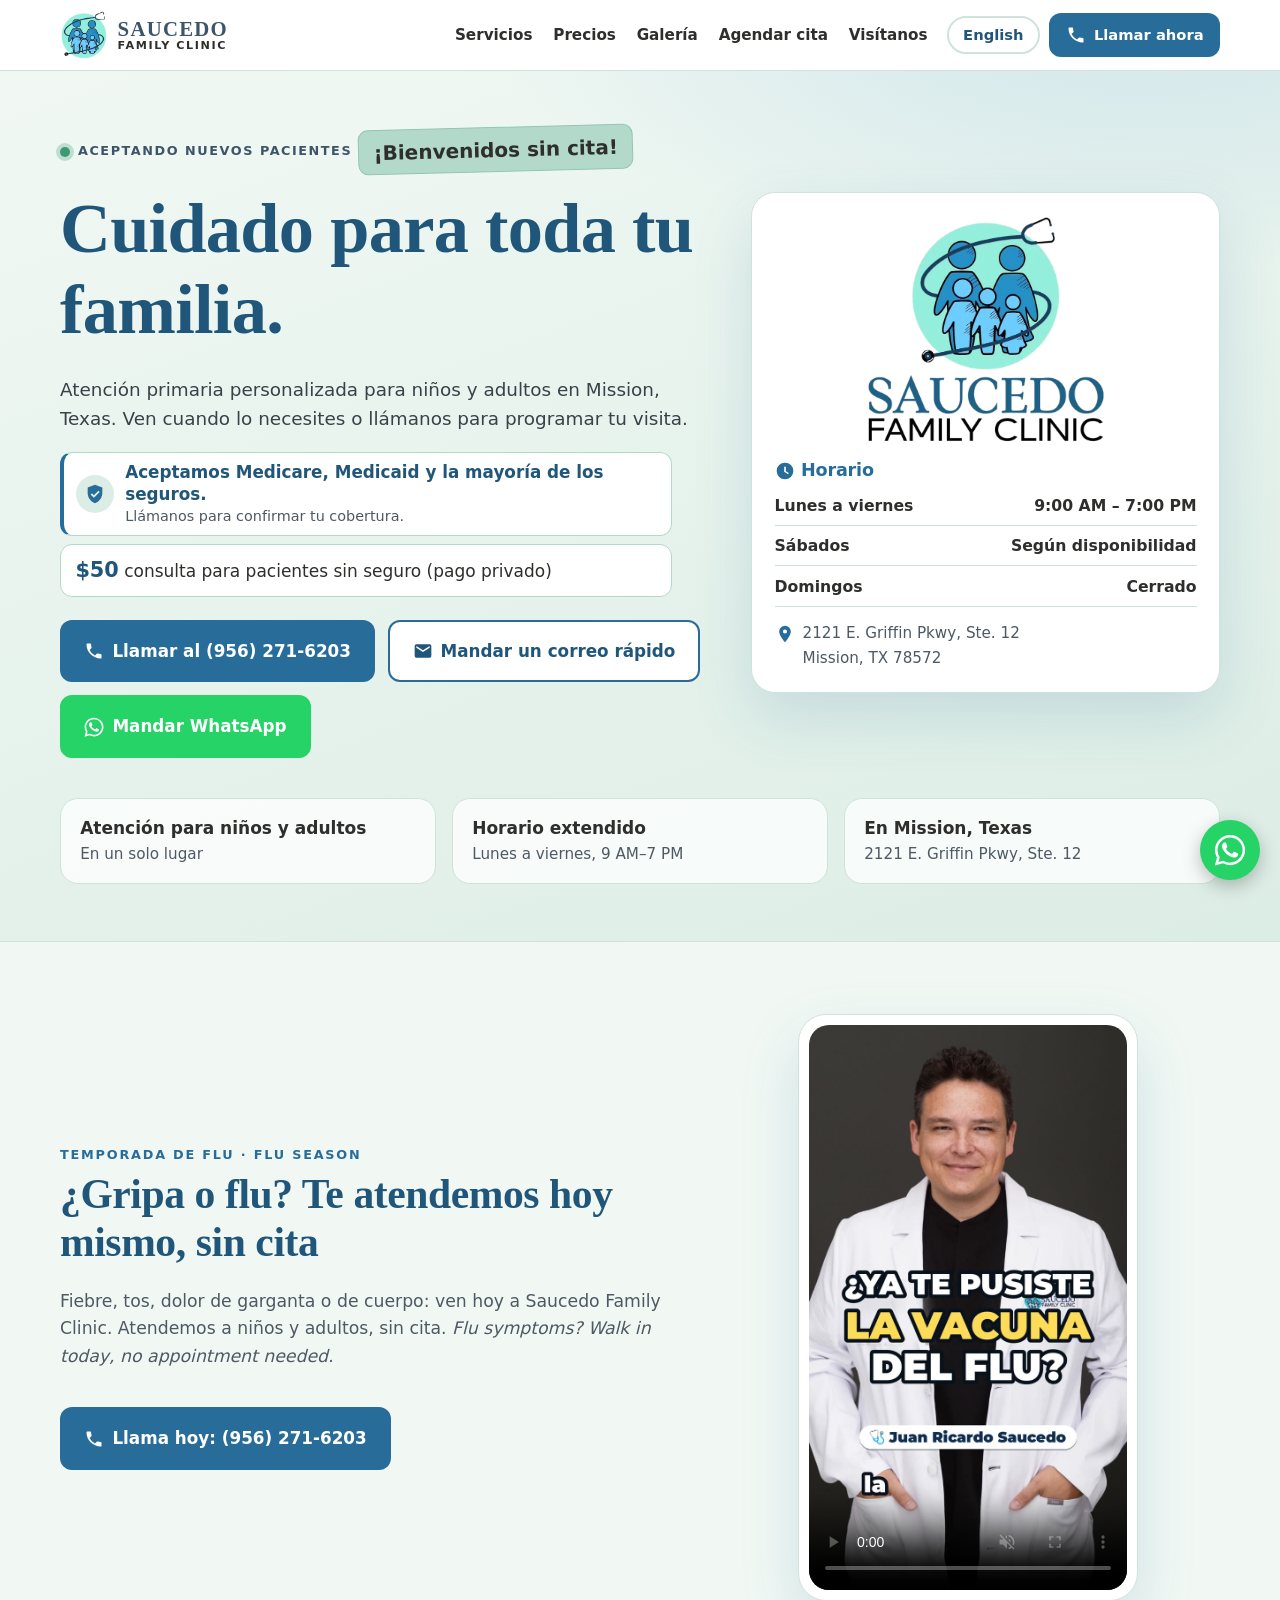
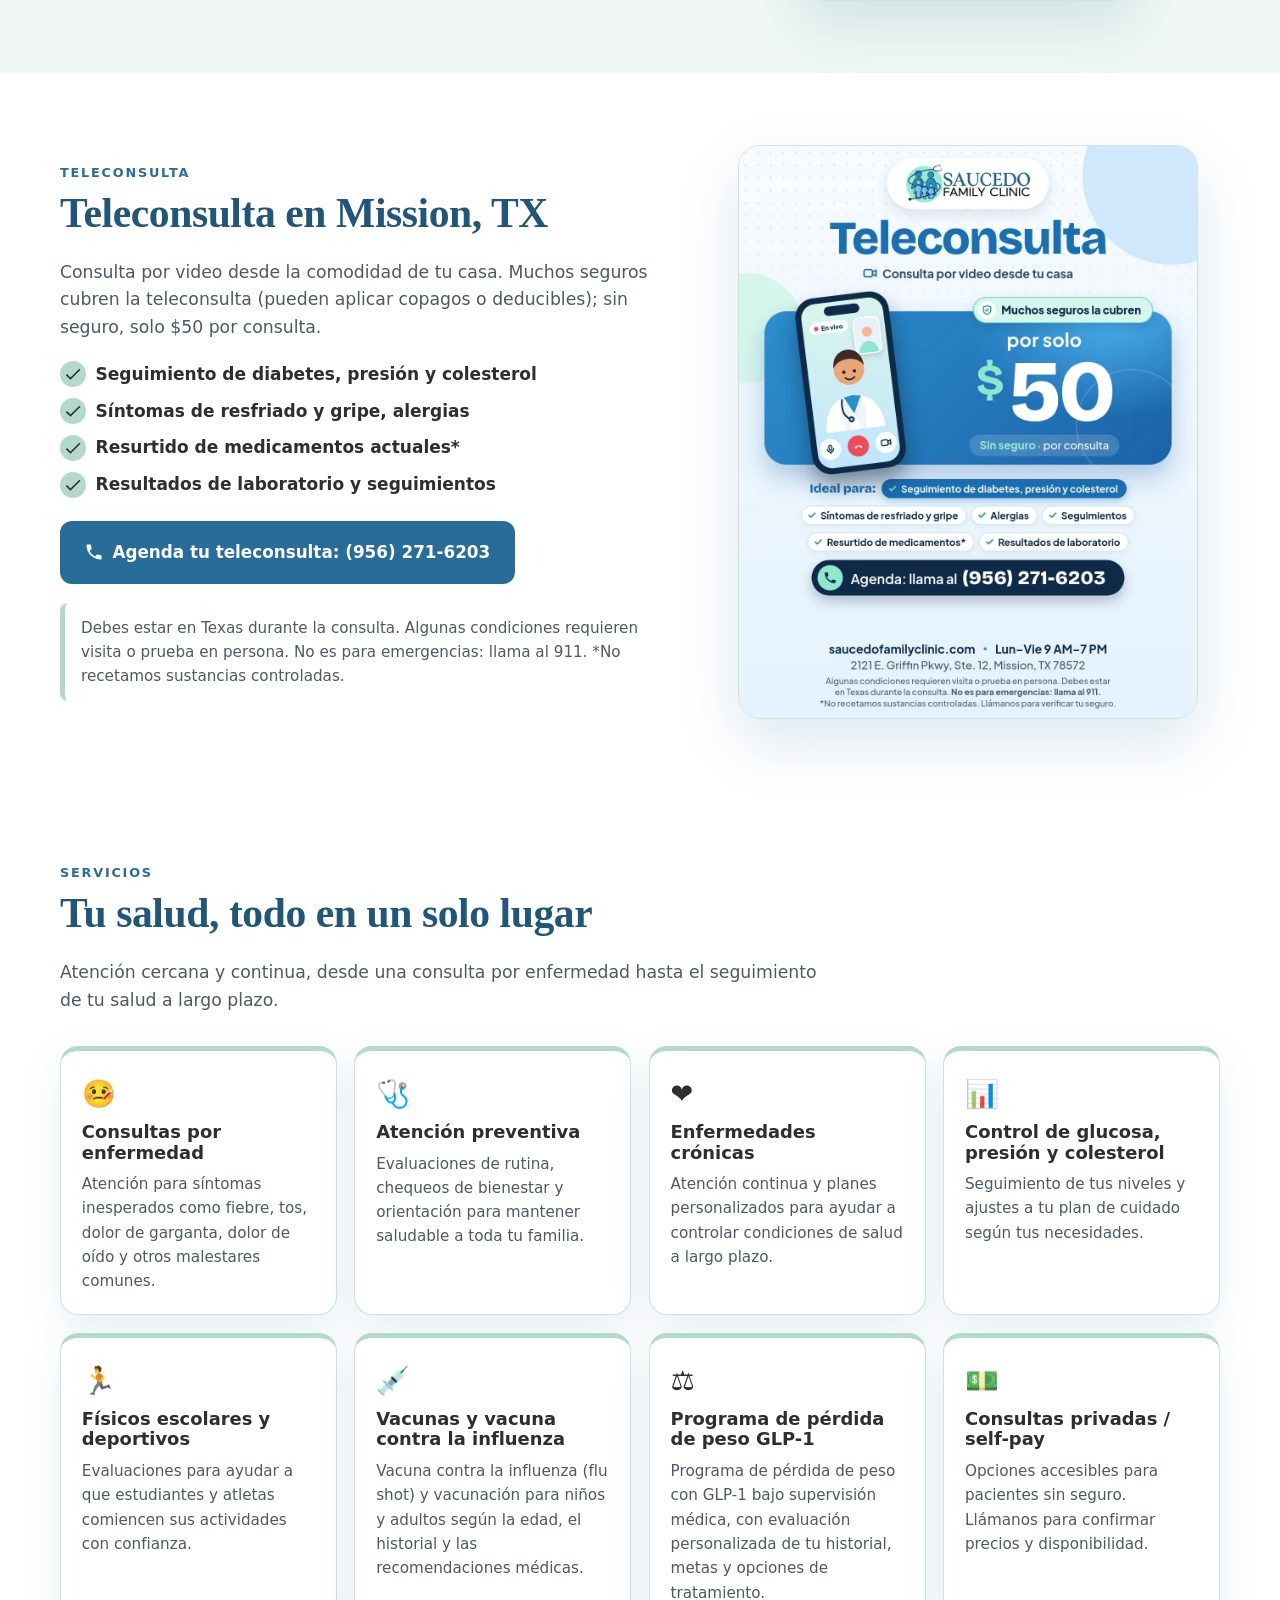
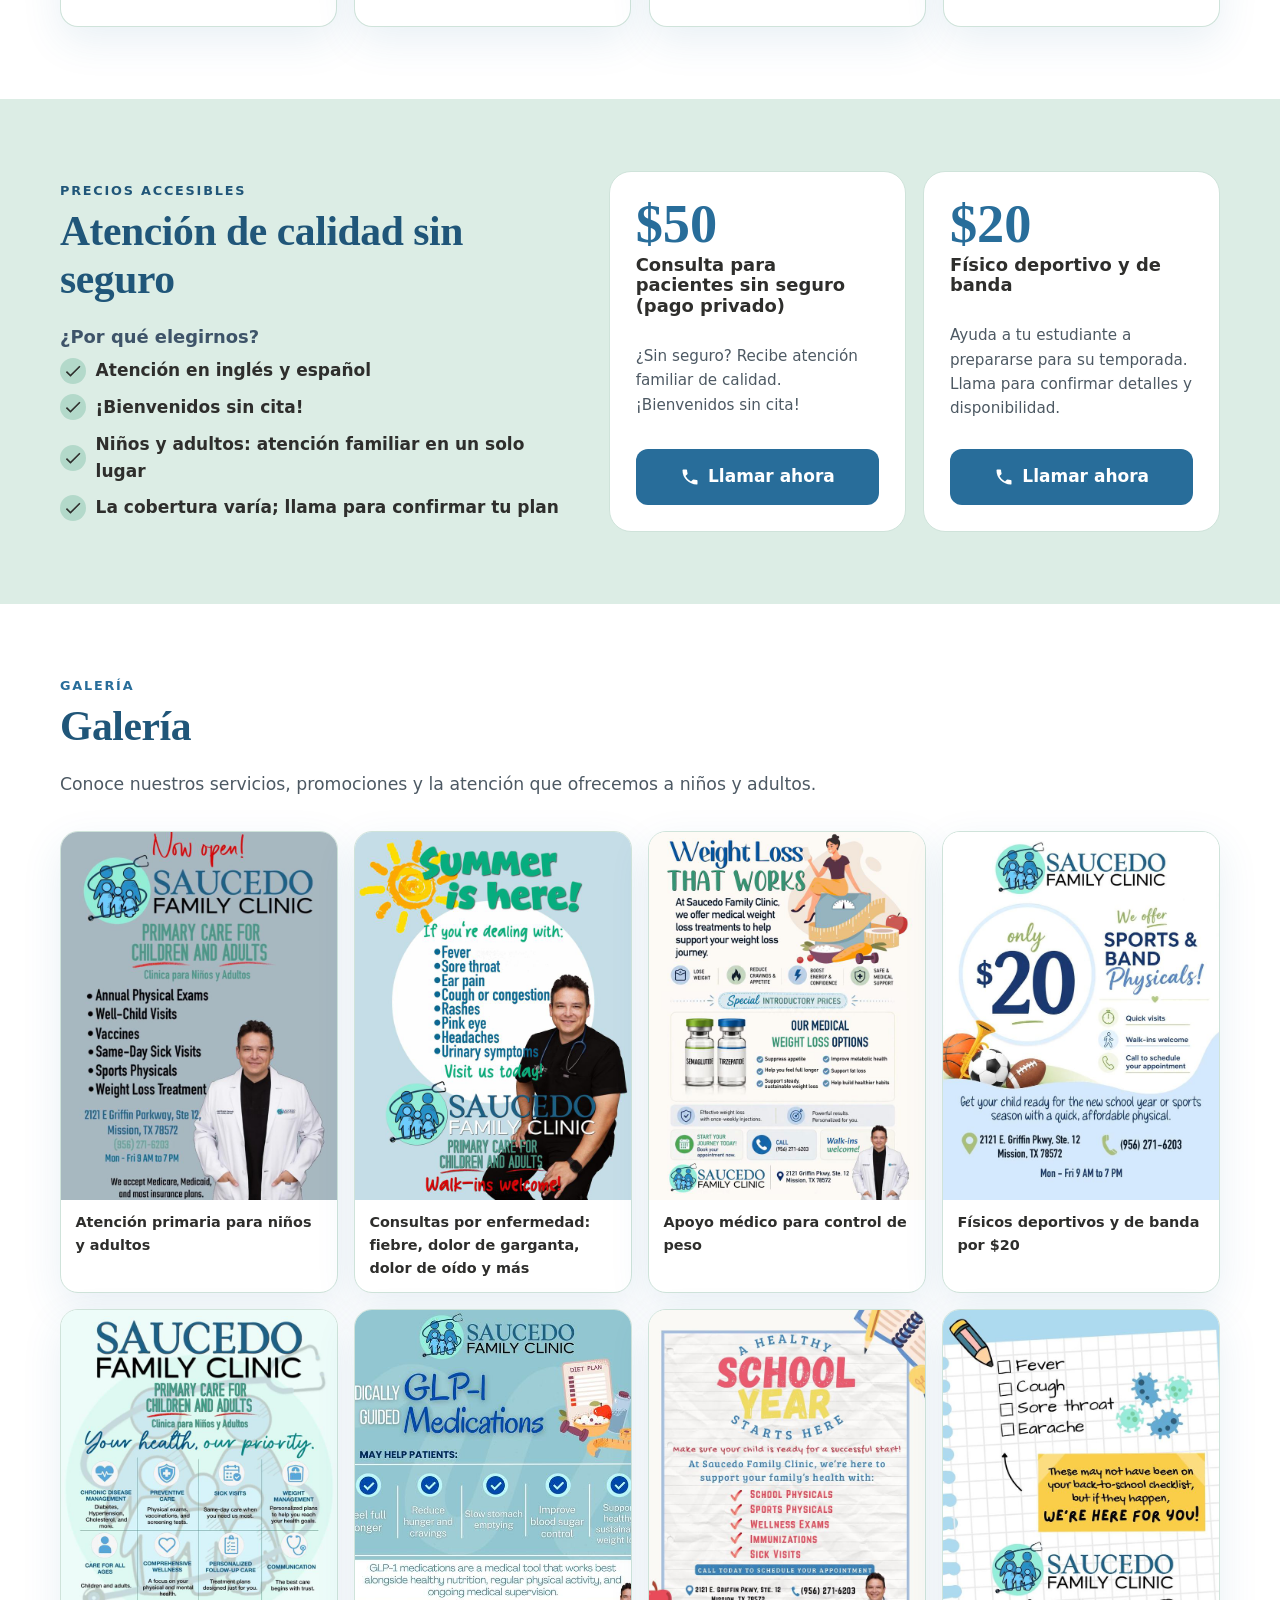
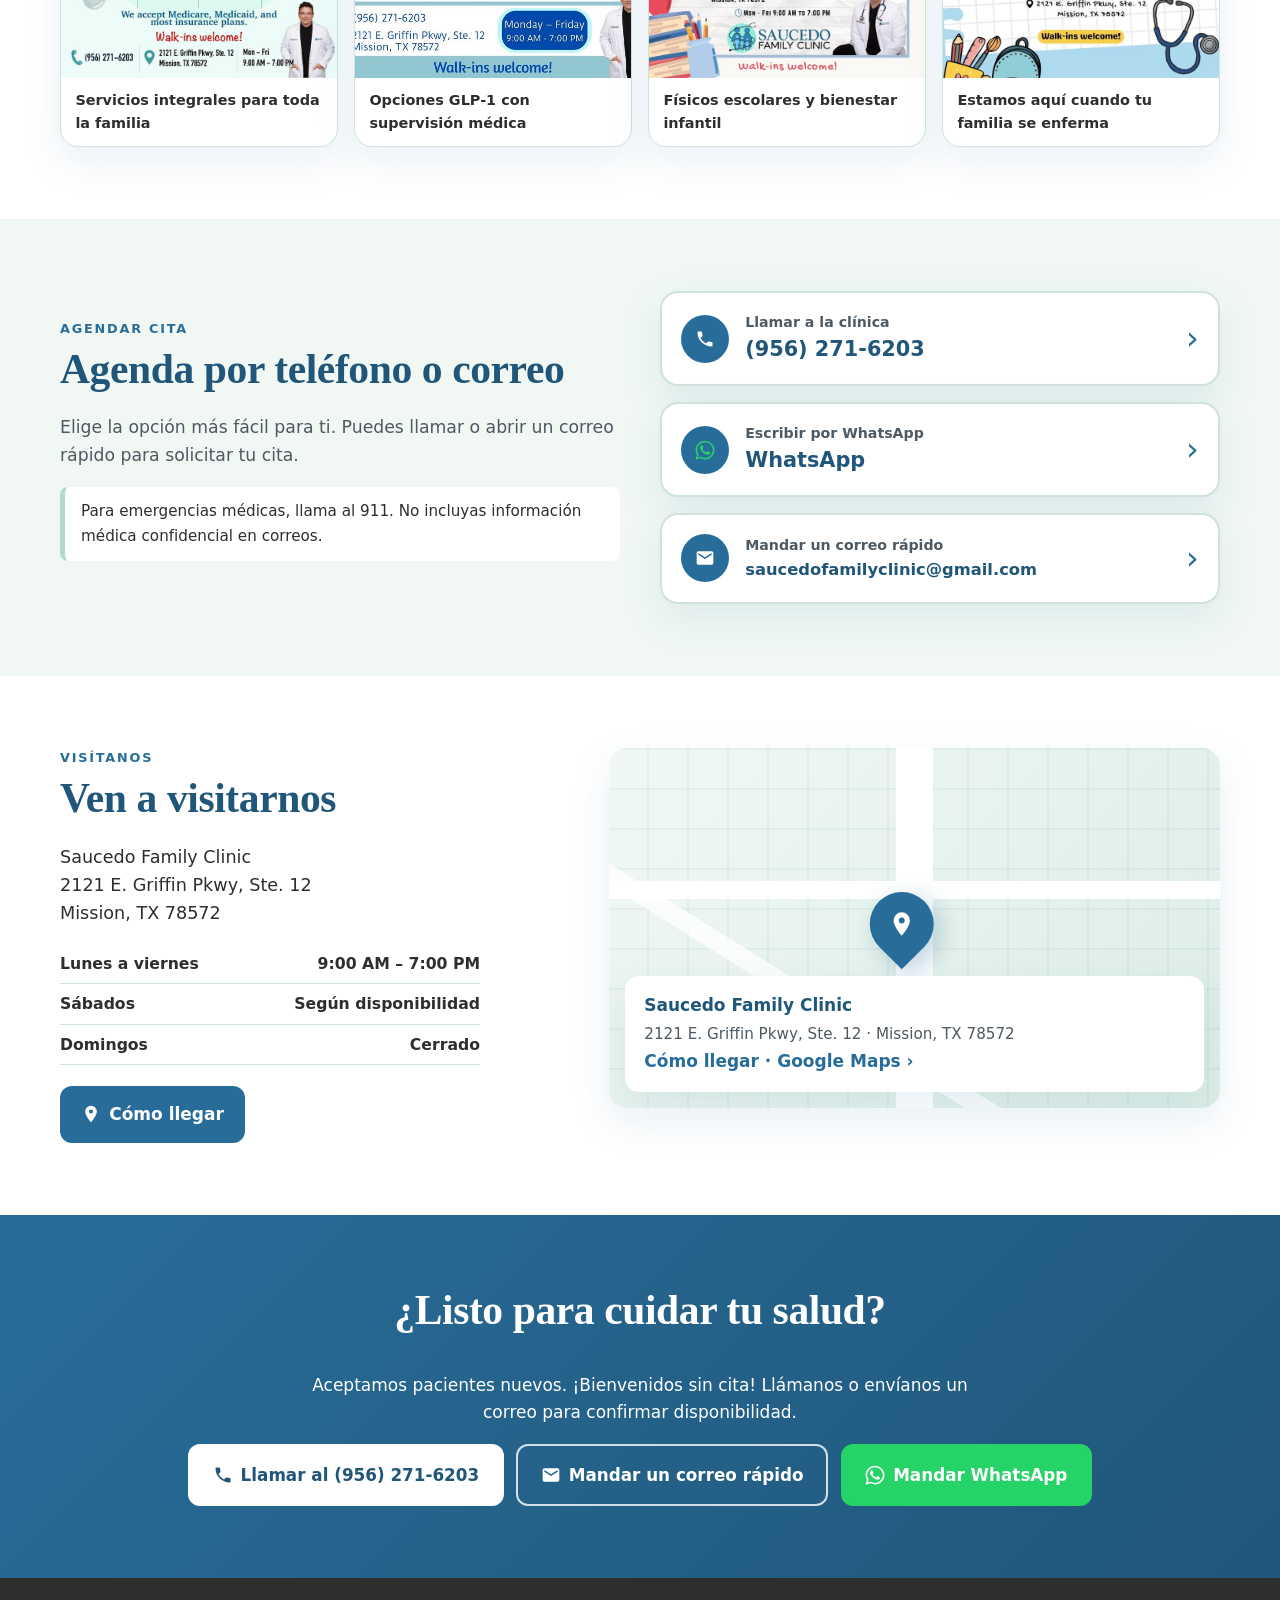
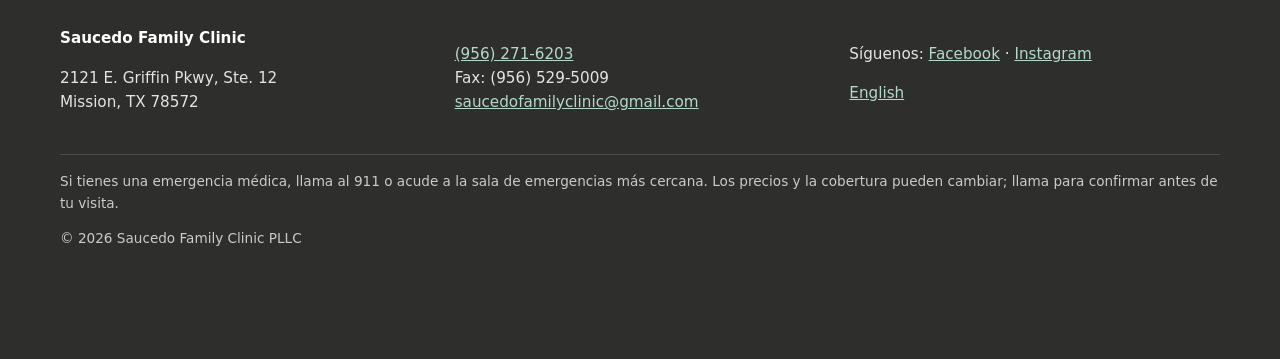
<file: index.html>
<!doctype html>
<html lang="es">
<head>
<meta charset="utf-8">
<meta name="viewport" content="width=device-width, initial-scale=1">
<title>Saucedo Family Clinic | Clínica familiar en Mission, TX · ¡Bienvenidos sin cita!</title>
<meta name="description" content="Clínica de atención primaria para niños y adultos en Mission, TX. ¡Bienvenidos sin cita! Consulta de $50 para pacientes sin seguro (pago privado). Lunes a viernes 9 AM–7 PM. Llama al (956) 271-6203.">
<meta name="robots" content="index, follow">
<link rel="canonical" href="https://saucedofamilyclinic.com/">
<link rel="alternate" hreflang="es" href="https://saucedofamilyclinic.com/">
<link rel="alternate" hreflang="en" href="https://saucedofamilyclinic.com/en/">
<link rel="alternate" hreflang="x-default" href="https://saucedofamilyclinic.com/">
<meta name="theme-color" content="#286d9a">
<meta property="og:type" content="website">
<meta property="og:site_name" content="Saucedo Family Clinic">
<meta property="og:title" content="Saucedo Family Clinic | Clínica familiar en Mission, TX · ¡Bienvenidos sin cita!">
<meta property="og:description" content="Clínica de atención primaria para niños y adultos en Mission, TX. ¡Bienvenidos sin cita! Consulta de $50 para pacientes sin seguro (pago privado). Lunes a viernes 9 AM–7 PM. Llama al (956) 271-6203.">
<meta property="og:url" content="https://saucedofamilyclinic.com/">
<meta property="og:image" content="https://saucedofamilyclinic.com/assets/og-image.jpg?v=2">
<meta property="og:image:secure_url" content="https://saucedofamilyclinic.com/assets/og-image.jpg?v=2">
<meta property="og:image:type" content="image/jpeg">
<meta property="og:image:width" content="1200"><meta property="og:image:height" content="630">
<meta property="og:image:alt" content="Saucedo Family Clinic">
<meta property="og:locale" content="es_MX">
<meta name="twitter:card" content="summary_large_image">
<meta name="twitter:image" content="https://saucedofamilyclinic.com/assets/og-image.jpg?v=2">
<link rel="icon" href="favicon.ico" sizes="32x32">
<link rel="icon" type="image/png" href="favicon.png">
<link rel="apple-touch-icon" href="apple-touch-icon.png">
<link rel="stylesheet" href="assets/site.css?v=8">
<script type="application/ld+json">
{
 "@context": "https://schema.org",
 "@type": [
  "MedicalClinic",
  "MedicalBusiness",
  "LocalBusiness"
 ],
 "@id": "https://saucedofamilyclinic.com/#clinic",
 "name": "Saucedo Family Clinic",
 "legalName": "Saucedo Family Clinic PLLC",
 "url": "https://saucedofamilyclinic.com/",
 "logo": "https://saucedofamilyclinic.com/assets/logo.png",
 "image": [
  "https://saucedofamilyclinic.com/assets/og-image.jpg",
  "https://saucedofamilyclinic.com/assets/logo.jpg"
 ],
 "description": "Clínica de atención primaria para niños y adultos en Mission, TX. ¡Bienvenidos sin cita! / Family primary care for children and adults in Mission, TX. Walk-ins welcome.",
 "telephone": "+1-956-271-6203",
 "faxNumber": "+1-956-529-5009",
 "email": "saucedofamilyclinic@gmail.com",
 "priceRange": "$",
 "currenciesAccepted": "USD",
 "address": {
  "@type": "PostalAddress",
  "streetAddress": "2121 E. Griffin Pkwy, Ste. 12",
  "addressLocality": "Mission",
  "addressRegion": "TX",
  "postalCode": "78572",
  "addressCountry": "US"
 },
 "hasMap": "https://www.google.com/maps/dir/?api=1&destination=Saucedo%20Family%20Clinic%2C%202121%20E%20Griffin%20Pkwy%20Ste%2012%2C%20Mission%2C%20TX%2078572",
 "areaServed": [
  {
   "@type": "City",
   "name": "Mission, TX"
  },
  {
   "@type": "City",
   "name": "McAllen, TX"
  },
  {
   "@type": "City",
   "name": "Palmhurst, TX"
  },
  {
   "@type": "City",
   "name": "Alton, TX"
  },
  {
   "@type": "City",
   "name": "Sharyland, TX"
  }
 ],
 "openingHoursSpecification": [
  {
   "@type": "OpeningHoursSpecification",
   "dayOfWeek": [
    "Monday",
    "Tuesday",
    "Wednesday",
    "Thursday",
    "Friday"
   ],
   "opens": "09:00",
   "closes": "19:00"
  }
 ],
 "medicalSpecialty": "PrimaryCare",
 "isAcceptingNewPatients": true,
 "availableLanguage": [
  {
   "@type": "Language",
   "name": "Spanish",
   "alternateName": "es"
  },
  {
   "@type": "Language",
   "name": "English",
   "alternateName": "en"
  }
 ],
 "availableService": [
  {
   "@type": "MedicalProcedure",
   "name": "Consultas por enfermedad / Sick visits"
  },
  {
   "@type": "MedicalProcedure",
   "name": "Atención preventiva / Preventive care"
  },
  {
   "@type": "MedicalProcedure",
   "name": "Enfermedades crónicas / Chronic disease management"
  },
  {
   "@type": "MedicalProcedure",
   "name": "Control de glucosa, presión y colesterol / Diabetes, blood pressure and cholesterol care"
  },
  {
   "@type": "MedicalProcedure",
   "name": "Físicos escolares y deportivos / School and sports physicals"
  },
  {
   "@type": "MedicalProcedure",
   "name": "Vacunas y vacuna contra la influenza / Vaccines and flu shots"
  },
  {
   "@type": "MedicalProcedure",
   "name": "Programa de pérdida de peso GLP-1 con supervisión médica / Medically supervised GLP-1 weight-loss program"
  },
  {
   "@type": "MedicalProcedure",
   "name": "Teleconsulta (consulta por video) / Telehealth video visits"
  }
 ],
 "makesOffer": [
  {
   "@type": "Offer",
   "name": "Consulta para pacientes sin seguro (pago privado) / Self-pay visit",
   "price": "50",
   "priceCurrency": "USD"
  },
  {
   "@type": "Offer",
   "name": "Teleconsulta para pacientes sin seguro / Self-pay telehealth visit",
   "price": "50",
   "priceCurrency": "USD"
  },
  {
   "@type": "Offer",
   "name": "Físico deportivo / Sports physical",
   "price": "20",
   "priceCurrency": "USD"
  }
 ],
 "sameAs": [
  "https://www.facebook.com/saucedofamilyclinic",
  "https://www.instagram.com/saucedofamilyclinic"
 ]
}
</script>
</head>
<body>
<a class="skip" href="#main">Saltar al contenido</a>
<header class="top">
  <div class="shell nav">
    <a class="brand" href="/" aria-label="Saucedo Family Clinic">
      <picture><source srcset="assets/emblem.webp" type="image/webp"><img src="assets/emblem.png" alt="" width="48" height="48"></picture>
      <span class="brand-txt"><b>SAUCEDO</b><small>FAMILY CLINIC</small></span>
    </a>
    <nav class="links" aria-label="Navegación principal"><a href="#servicios">Servicios</a><a href="#precios">Precios</a><a href="#galeria">Galería</a><a href="#cita">Agendar cita</a><a href="#visitanos">Visítanos</a></nav>
    <div class="nav-actions">
      <a class="lang" href="/en/" hreflang="en" lang="en" aria-label="Ver en inglés">English</a>
      <a class="btn btn-teal btn-sm" href="tel:+19562716203"><svg aria-hidden="true" viewBox="0 0 24 24" width="20" height="20"><path fill="currentColor" d="M6.6 10.8a15.1 15.1 0 0 0 6.6 6.6l2.2-2.2a1 1 0 0 1 1-.25 11.4 11.4 0 0 0 3.6.57 1 1 0 0 1 1 1V20a1 1 0 0 1-1 1A17 17 0 0 1 3 4a1 1 0 0 1 1-1h3.5a1 1 0 0 1 1 1c0 1.25.2 2.45.57 3.57a1 1 0 0 1-.25 1z"/></svg><span>Llamar ahora</span></a>
    </div>
  </div>
</header>

<main id="main">
<section class="hero">
  <div class="shell hero-grid">
    <div class="hero-copy">
      <p class="status"><span class="dot" aria-hidden="true"></span>Aceptando nuevos pacientes</p>
      <p class="walkin">¡Bienvenidos sin cita!</p>
      <h1>Cuidado para toda tu familia.</h1>
      <p class="lead">Atención primaria personalizada para niños y adultos en Mission, Texas. Ven cuando lo necesites o llámanos para programar tu visita.</p>
      <div class="hero-pills">
        <p class="ins-pill"><span class="ins-ico"><svg aria-hidden="true" viewBox="0 0 24 24" width="22" height="22"><path fill="currentColor" d="M12 2 4 5v6c0 5.05 3.41 9.76 8 11 4.59-1.24 8-5.95 8-11V5zm-1.2 14.2-3.5-3.5 1.4-1.4 2.1 2.1 4.9-4.9 1.4 1.4z"/></svg></span><span class="ins-txt"><strong>Aceptamos Medicare, Medicaid y la mayoría de los seguros.</strong><small>Llámanos para confirmar tu cobertura.</small></span></p>
        <p class="price-pill"><strong>$50</strong> consulta para pacientes sin seguro (pago privado)</p>
      </div>
      <div class="ctas">
        <a class="btn btn-yellow btn-lg" href="tel:+19562716203"><svg aria-hidden="true" viewBox="0 0 24 24" width="20" height="20"><path fill="currentColor" d="M6.6 10.8a15.1 15.1 0 0 0 6.6 6.6l2.2-2.2a1 1 0 0 1 1-.25 11.4 11.4 0 0 0 3.6.57 1 1 0 0 1 1 1V20a1 1 0 0 1-1 1A17 17 0 0 1 3 4a1 1 0 0 1 1-1h3.5a1 1 0 0 1 1 1c0 1.25.2 2.45.57 3.57a1 1 0 0 1-.25 1z"/></svg><span>Llamar al (956) 271-6203</span></a>
        <a class="btn btn-ghost btn-lg" href="mailto:saucedofamilyclinic@gmail.com?subject=Solicitud%20de%20cita&amp;body=Hola%2C%20quiero%20solicitar%20una%20cita%20en%20Saucedo%20Family%20Clinic.%0A%0ANombre%3A%0ATel%C3%A9fono%3A%0AD%C3%ADa%20y%20hora%20preferidos%3A"><svg aria-hidden="true" viewBox="0 0 24 24" width="20" height="20"><path fill="currentColor" d="M20 4H4a2 2 0 0 0-2 2v12a2 2 0 0 0 2 2h16a2 2 0 0 0 2-2V6a2 2 0 0 0-2-2zm0 4.2-8 5-8-5V6l8 5 8-5z"/></svg><span>Mandar un correo rápido</span></a>
        <a class="btn btn-wa btn-lg" href="https://wa.me/19562716203?text=Hola%2C%20quisiera%20informaci%C3%B3n%20sobre%20la%20cl%C3%ADnica" target="_blank" rel="noopener"><svg aria-hidden="true" viewBox="0 0 24 24" width="20" height="20"><path fill="currentColor" d="M17.47 14.38c-.3-.15-1.76-.87-2.03-.97-.27-.1-.47-.15-.67.15-.2.3-.77.97-.94 1.17-.17.2-.35.22-.64.07-.3-.15-1.26-.46-2.39-1.48-.88-.79-1.48-1.76-1.65-2.06-.17-.3-.02-.46.13-.6.13-.13.3-.35.45-.52.15-.17.2-.3.3-.5.1-.2.05-.37-.03-.52-.07-.15-.67-1.61-.92-2.21-.24-.58-.49-.5-.67-.51h-.57c-.2 0-.52.07-.79.37-.27.3-1.04 1.02-1.04 2.48s1.06 2.88 1.21 3.08c.15.2 2.1 3.2 5.08 4.48.71.31 1.26.49 1.69.63.71.23 1.36.2 1.87.12.57-.08 1.76-.72 2.01-1.41.25-.7.25-1.29.17-1.41-.07-.13-.27-.2-.57-.35zM12.05 21.5h-.01a9.4 9.4 0 0 1-4.79-1.31l-.34-.2-3.56.93.95-3.47-.22-.36A9.37 9.37 0 0 1 2.64 12c0-5.18 4.22-9.4 9.41-9.4 2.51 0 4.87.98 6.65 2.76a9.34 9.34 0 0 1 2.75 6.65c0 5.18-4.22 9.4-9.4 9.4zm8-17.41A11.24 11.24 0 0 0 12.05.77C5.82.77.75 5.83.75 12.06c0 1.99.52 3.93 1.51 5.65L.65 23.57l6-1.57a11.3 11.3 0 0 0 5.4 1.37h.01c6.23 0 11.3-5.06 11.3-11.3 0-3.02-1.18-5.85-3.31-7.99z"/></svg><span>Mandar WhatsApp</span></a>
      </div>
    </div>
    <aside class="hero-card" aria-label="Horario">
      <picture><source srcset="assets/logo.webp" type="image/webp"><img class="card-logo" src="assets/logo.png" alt="Saucedo Family Clinic" width="640" height="611"></picture>
      <h2><svg aria-hidden="true" viewBox="0 0 24 24" width="20" height="20"><path fill="currentColor" d="M12 2a10 10 0 1 0 10 10A10 10 0 0 0 12 2zm1 10.4 3.5 2.1-.8 1.3L11 13V7h2z"/></svg> Horario</h2>
      <table class="hours"><tr><th scope="row">Lunes a viernes</th><td>9:00 AM – 7:00 PM</td></tr><tr><th scope="row">Sábados</th><td>Según disponibilidad</td></tr><tr><th scope="row">Domingos</th><td>Cerrado</td></tr></table>
      <p class="addr"><svg aria-hidden="true" viewBox="0 0 24 24" width="20" height="20"><path fill="currentColor" d="M12 2a7 7 0 0 0-7 7c0 5.25 7 13 7 13s7-7.75 7-13a7 7 0 0 0-7-7zm0 9.5A2.5 2.5 0 1 1 12 6.5a2.5 2.5 0 0 1 0 5z"/></svg><span>2121 E. Griffin Pkwy, Ste. 12<br>Mission, TX 78572</span></p>
    </aside>
  </div>
  <ul class="shell facts"><li><strong>Atención para niños y adultos</strong><span>En un solo lugar</span></li><li><strong>Horario extendido</strong><span>Lunes a viernes, 9 AM–7 PM</span></li><li><strong>En Mission, Texas</strong><span>2121 E. Griffin Pkwy, Ste. 12</span></li></ul>
</section>

<!-- FLU SEASON SECTION - remove after March 2026-27 season -->
<section id="flu" class="sec flu" aria-labelledby="flu-title">
  <div class="shell flu-wrap">
    <div class="flu-copy">
      <p class="kicker">Temporada de flu · Flu season</p>
      <h2 id="flu-title">¿Gripa o flu? Te atendemos hoy mismo, sin cita</h2>
      <p class="sec-lead">Fiebre, tos, dolor de garganta o de cuerpo: ven hoy a Saucedo Family Clinic. Atendemos a niños y adultos, sin cita. <em lang="en">Flu symptoms? Walk in today, no appointment needed.</em></p>
      <a class="btn btn-yellow btn-lg" href="tel:+19562716203"><svg aria-hidden="true" viewBox="0 0 24 24" width="20" height="20"><path fill="currentColor" d="M6.6 10.8a15.1 15.1 0 0 0 6.6 6.6l2.2-2.2a1 1 0 0 1 1-.25 11.4 11.4 0 0 0 3.6.57 1 1 0 0 1 1 1V20a1 1 0 0 1-1 1A17 17 0 0 1 3 4a1 1 0 0 1 1-1h3.5a1 1 0 0 1 1 1c0 1.25.2 2.45.57 3.57a1 1 0 0 1-.25 1z"/></svg><span>Llama hoy: <span class="nowrap">(956) 271-6203</span></span></a>
    </div>
    <figure class="flu-fig">
      <video src="assets/reel-flu.mp4" poster="assets/reel-flu-poster.jpg" width="720" height="1280" controls playsinline muted autoplay loop preload="metadata" aria-label="Video: ¿Gripa o flu? Saucedo Family Clinic te atiende hoy mismo, sin cita"></video>
    </figure>
  </div>
</section>
<!-- /FLU SEASON SECTION -->

<section id="teleconsulta" class="sec tele" aria-labelledby="tele-title">
  <div class="shell tele-wrap">
    <div class="tele-copy">
      <p class="kicker">Teleconsulta</p>
      <h2 id="tele-title">Teleconsulta en Mission, TX</h2>
      <p class="sec-lead">Consulta por video desde la comodidad de tu casa. Muchos seguros cubren la teleconsulta (pueden aplicar copagos o deducibles); sin seguro, solo $50 por consulta.</p>
      <ul class="why tele-list"><li><svg aria-hidden="true" viewBox="0 0 24 24" width="18" height="18"><path fill="currentColor" d="M9 16.2 4.8 12l-1.4 1.4L9 19 21 7l-1.4-1.4z"/></svg><span>Seguimiento de diabetes, presión y colesterol</span></li><li><svg aria-hidden="true" viewBox="0 0 24 24" width="18" height="18"><path fill="currentColor" d="M9 16.2 4.8 12l-1.4 1.4L9 19 21 7l-1.4-1.4z"/></svg><span>Síntomas de resfriado y gripe, alergias</span></li><li><svg aria-hidden="true" viewBox="0 0 24 24" width="18" height="18"><path fill="currentColor" d="M9 16.2 4.8 12l-1.4 1.4L9 19 21 7l-1.4-1.4z"/></svg><span>Resurtido de medicamentos actuales*</span></li><li><svg aria-hidden="true" viewBox="0 0 24 24" width="18" height="18"><path fill="currentColor" d="M9 16.2 4.8 12l-1.4 1.4L9 19 21 7l-1.4-1.4z"/></svg><span>Resultados de laboratorio y seguimientos</span></li></ul>
      <a class="btn btn-yellow btn-lg" href="tel:+19562716203"><svg aria-hidden="true" viewBox="0 0 24 24" width="20" height="20"><path fill="currentColor" d="M6.6 10.8a15.1 15.1 0 0 0 6.6 6.6l2.2-2.2a1 1 0 0 1 1-.25 11.4 11.4 0 0 0 3.6.57 1 1 0 0 1 1 1V20a1 1 0 0 1-1 1A17 17 0 0 1 3 4a1 1 0 0 1 1-1h3.5a1 1 0 0 1 1 1c0 1.25.2 2.45.57 3.57a1 1 0 0 1-.25 1z"/></svg><span>Agenda tu teleconsulta: <span class="nowrap">(956) 271-6203</span></span></a>
      <p class="note tele-note">Debes estar en Texas durante la consulta. Algunas condiciones requieren visita o prueba en persona. No es para emergencias: llama al 911. *No recetamos sustancias controladas.</p>
    </div>
    <figure class="tele-fig">
      <picture><source srcset="assets/teleconsulta-es.webp" type="image/webp"><img src="assets/teleconsulta-es.jpg" alt="Teleconsulta en Saucedo Family Clinic, consulta por video desde tu casa, $50 sin seguro" width="1080" height="1350" loading="lazy" decoding="async"></picture>
    </figure>
  </div>
</section>

<section id="servicios" class="sec">
  <div class="shell">
    <p class="kicker">Servicios</p>
    <h2>Tu salud, todo en un solo lugar</h2>
    <p class="sec-lead">Atención cercana y continua, desde una consulta por enfermedad hasta el seguimiento de tu salud a largo plazo.</p>
    <div class="svc-grid"><article class="svc"><span class="svc-ico" aria-hidden="true">🤒</span><h3>Consultas por enfermedad</h3><p>Atención para síntomas inesperados como fiebre, tos, dolor de garganta, dolor de oído y otros malestares comunes.</p></article><article class="svc"><span class="svc-ico" aria-hidden="true">🩺</span><h3>Atención preventiva</h3><p>Evaluaciones de rutina, chequeos de bienestar y orientación para mantener saludable a toda tu familia.</p></article><article class="svc"><span class="svc-ico" aria-hidden="true">❤️</span><h3>Enfermedades crónicas</h3><p>Atención continua y planes personalizados para ayudar a controlar condiciones de salud a largo plazo.</p></article><article class="svc"><span class="svc-ico" aria-hidden="true">📊</span><h3>Control de glucosa, presión y colesterol</h3><p>Seguimiento de tus niveles y ajustes a tu plan de cuidado según tus necesidades.</p></article><article class="svc"><span class="svc-ico" aria-hidden="true">🏃</span><h3>Físicos escolares y deportivos</h3><p>Evaluaciones para ayudar a que estudiantes y atletas comiencen sus actividades con confianza.</p></article><article class="svc"><span class="svc-ico" aria-hidden="true">💉</span><h3>Vacunas y vacuna contra la influenza</h3><p>Vacuna contra la influenza (flu shot) y vacunación para niños y adultos según la edad, el historial y las recomendaciones médicas.</p></article><article class="svc"><span class="svc-ico" aria-hidden="true">⚖️</span><h3>Programa de pérdida de peso GLP-1</h3><p>Programa de pérdida de peso con GLP-1 bajo supervisión médica, con evaluación personalizada de tu historial, metas y opciones de tratamiento.</p></article><article class="svc"><span class="svc-ico" aria-hidden="true">💵</span><h3>Consultas privadas / self-pay</h3><p>Opciones accesibles para pacientes sin seguro. Llámanos para confirmar precios y disponibilidad.</p></article></div>
  </div>
</section>

<section id="precios" class="sec sec-navy">
  <div class="shell price-wrap">
    <div>
      <p class="kicker">Precios accesibles</p>
      <h2>Atención de calidad sin seguro</h2>
      <h3 class="why-title">¿Por qué elegirnos?</h3>
      <ul class="why"><li><svg aria-hidden="true" viewBox="0 0 24 24" width="18" height="18"><path fill="currentColor" d="M9 16.2 4.8 12l-1.4 1.4L9 19 21 7l-1.4-1.4z"/></svg><span>Atención en inglés y español</span></li><li><svg aria-hidden="true" viewBox="0 0 24 24" width="18" height="18"><path fill="currentColor" d="M9 16.2 4.8 12l-1.4 1.4L9 19 21 7l-1.4-1.4z"/></svg><span>¡Bienvenidos sin cita!</span></li><li><svg aria-hidden="true" viewBox="0 0 24 24" width="18" height="18"><path fill="currentColor" d="M9 16.2 4.8 12l-1.4 1.4L9 19 21 7l-1.4-1.4z"/></svg><span>Niños y adultos: atención familiar en un solo lugar</span></li><li><svg aria-hidden="true" viewBox="0 0 24 24" width="18" height="18"><path fill="currentColor" d="M9 16.2 4.8 12l-1.4 1.4L9 19 21 7l-1.4-1.4z"/></svg><span>La cobertura varía; llama para confirmar tu plan</span></li></ul>
    </div>
    <div class="price-grid"><article class="price"><div class="amt">$50</div><h3>Consulta para pacientes sin seguro (pago privado)</h3><p>¿Sin seguro? Recibe atención familiar de calidad. ¡Bienvenidos sin cita!</p><a class="btn btn-yellow" href="tel:+19562716203"><svg aria-hidden="true" viewBox="0 0 24 24" width="20" height="20"><path fill="currentColor" d="M6.6 10.8a15.1 15.1 0 0 0 6.6 6.6l2.2-2.2a1 1 0 0 1 1-.25 11.4 11.4 0 0 0 3.6.57 1 1 0 0 1 1 1V20a1 1 0 0 1-1 1A17 17 0 0 1 3 4a1 1 0 0 1 1-1h3.5a1 1 0 0 1 1 1c0 1.25.2 2.45.57 3.57a1 1 0 0 1-.25 1z"/></svg><span>Llamar ahora</span></a></article><article class="price"><div class="amt">$20</div><h3>Físico deportivo y de banda</h3><p>Ayuda a tu estudiante a prepararse para su temporada. Llama para confirmar detalles y disponibilidad.</p><a class="btn btn-yellow" href="tel:+19562716203"><svg aria-hidden="true" viewBox="0 0 24 24" width="20" height="20"><path fill="currentColor" d="M6.6 10.8a15.1 15.1 0 0 0 6.6 6.6l2.2-2.2a1 1 0 0 1 1-.25 11.4 11.4 0 0 0 3.6.57 1 1 0 0 1 1 1V20a1 1 0 0 1-1 1A17 17 0 0 1 3 4a1 1 0 0 1 1-1h3.5a1 1 0 0 1 1 1c0 1.25.2 2.45.57 3.57a1 1 0 0 1-.25 1z"/></svg><span>Llamar ahora</span></a></article></div>
  </div>
</section>

<section id="galeria" class="sec">
  <div class="shell">
    <p class="kicker">Galería</p>
    <h2>Galería</h2>
    <p class="sec-lead">Conoce nuestros servicios, promociones y la atención que ofrecemos a niños y adultos.</p>
    <div class="gallery"><figure><img src="assets/galeria-2.jpg" alt="Atención primaria para niños y adultos" loading="lazy" decoding="async" width="720" height="960"><figcaption>Atención primaria para niños y adultos</figcaption></figure><figure><img src="assets/galeria-3.jpg" alt="Consultas por enfermedad: fiebre, dolor de garganta, dolor de oído y más" loading="lazy" decoding="async" width="720" height="960"><figcaption>Consultas por enfermedad: fiebre, dolor de garganta, dolor de oído y más</figcaption></figure><figure><img src="assets/galeria-4.jpg" alt="Apoyo médico para control de peso" loading="lazy" decoding="async" width="720" height="960"><figcaption>Apoyo médico para control de peso</figcaption></figure><figure><img src="assets/galeria-5.jpg" alt="Físicos deportivos y de banda por $20" loading="lazy" decoding="async" width="720" height="959"><figcaption>Físicos deportivos y de banda por $20</figcaption></figure><figure><img src="assets/galeria-6.jpg" alt="Servicios integrales para toda la familia" loading="lazy" decoding="async" width="720" height="960"><figcaption>Servicios integrales para toda la familia</figcaption></figure><figure><img src="assets/galeria-7.jpg" alt="Opciones GLP-1 con supervisión médica" loading="lazy" decoding="async" width="720" height="720"><figcaption>Opciones GLP-1 con supervisión médica</figcaption></figure><figure><img src="assets/galeria-8.jpg" alt="Físicos escolares y bienestar infantil" loading="lazy" decoding="async" width="720" height="899"><figcaption>Físicos escolares y bienestar infantil</figcaption></figure><figure><img src="assets/galeria-9.jpg" alt="Estamos aquí cuando tu familia se enferma" loading="lazy" decoding="async" width="720" height="933"><figcaption>Estamos aquí cuando tu familia se enferma</figcaption></figure></div>
  </div>
</section>

<section id="cita" class="sec sec-soft">
  <div class="shell appt">
    <div>
      <p class="kicker">Agendar cita</p>
      <h2>Agenda por teléfono o correo</h2>
      <p class="sec-lead">Elige la opción más fácil para ti. Puedes llamar o abrir un correo rápido para solicitar tu cita.</p>
      <p class="note">Para emergencias médicas, llama al 911. No incluyas información médica confidencial en correos.</p>
    </div>
    <div class="contact-cards">
      <a class="ccard" href="tel:+19562716203"><span class="cico"><svg aria-hidden="true" viewBox="0 0 24 24" width="20" height="20"><path fill="currentColor" d="M6.6 10.8a15.1 15.1 0 0 0 6.6 6.6l2.2-2.2a1 1 0 0 1 1-.25 11.4 11.4 0 0 0 3.6.57 1 1 0 0 1 1 1V20a1 1 0 0 1-1 1A17 17 0 0 1 3 4a1 1 0 0 1 1-1h3.5a1 1 0 0 1 1 1c0 1.25.2 2.45.57 3.57a1 1 0 0 1-.25 1z"/></svg></span><span><small>Llamar a la clínica</small><b>(956) 271-6203</b></span><span class="chev" aria-hidden="true">›</span></a>
      <a class="ccard" href="https://wa.me/19562716203?text=Hola%2C%20quisiera%20informaci%C3%B3n%20sobre%20la%20cl%C3%ADnica" target="_blank" rel="noopener"><span class="cico wa-ico"><svg aria-hidden="true" viewBox="0 0 24 24" width="20" height="20"><path fill="currentColor" d="M17.47 14.38c-.3-.15-1.76-.87-2.03-.97-.27-.1-.47-.15-.67.15-.2.3-.77.97-.94 1.17-.17.2-.35.22-.64.07-.3-.15-1.26-.46-2.39-1.48-.88-.79-1.48-1.76-1.65-2.06-.17-.3-.02-.46.13-.6.13-.13.3-.35.45-.52.15-.17.2-.3.3-.5.1-.2.05-.37-.03-.52-.07-.15-.67-1.61-.92-2.21-.24-.58-.49-.5-.67-.51h-.57c-.2 0-.52.07-.79.37-.27.3-1.04 1.02-1.04 2.48s1.06 2.88 1.21 3.08c.15.2 2.1 3.2 5.08 4.48.71.31 1.26.49 1.69.63.71.23 1.36.2 1.87.12.57-.08 1.76-.72 2.01-1.41.25-.7.25-1.29.17-1.41-.07-.13-.27-.2-.57-.35zM12.05 21.5h-.01a9.4 9.4 0 0 1-4.79-1.31l-.34-.2-3.56.93.95-3.47-.22-.36A9.37 9.37 0 0 1 2.64 12c0-5.18 4.22-9.4 9.41-9.4 2.51 0 4.87.98 6.65 2.76a9.34 9.34 0 0 1 2.75 6.65c0 5.18-4.22 9.4-9.4 9.4zm8-17.41A11.24 11.24 0 0 0 12.05.77C5.82.77.75 5.83.75 12.06c0 1.99.52 3.93 1.51 5.65L.65 23.57l6-1.57a11.3 11.3 0 0 0 5.4 1.37h.01c6.23 0 11.3-5.06 11.3-11.3 0-3.02-1.18-5.85-3.31-7.99z"/></svg></span><span><small>Escribir por WhatsApp</small><b>WhatsApp</b></span><span class="chev" aria-hidden="true">›</span></a>
      <a class="ccard" href="mailto:saucedofamilyclinic@gmail.com?subject=Solicitud%20de%20cita&amp;body=Hola%2C%20quiero%20solicitar%20una%20cita%20en%20Saucedo%20Family%20Clinic.%0A%0ANombre%3A%0ATel%C3%A9fono%3A%0AD%C3%ADa%20y%20hora%20preferidos%3A"><span class="cico"><svg aria-hidden="true" viewBox="0 0 24 24" width="20" height="20"><path fill="currentColor" d="M20 4H4a2 2 0 0 0-2 2v12a2 2 0 0 0 2 2h16a2 2 0 0 0 2-2V6a2 2 0 0 0-2-2zm0 4.2-8 5-8-5V6l8 5 8-5z"/></svg></span><span><small>Mandar un correo rápido</small><b class="em">saucedofamilyclinic@gmail.com</b></span><span class="chev" aria-hidden="true">›</span></a>
    </div>
  </div>
</section>

<section id="visitanos" class="sec">
  <div class="shell visit">
    <div>
      <p class="kicker">Visítanos</p>
      <h2>Ven a visitarnos</h2>
      <address>Saucedo Family Clinic<br>2121 E. Griffin Pkwy, Ste. 12<br>Mission, TX 78572</address>
      <table class="hours hours-light"><tr><th scope="row">Lunes a viernes</th><td>9:00 AM – 7:00 PM</td></tr><tr><th scope="row">Sábados</th><td>Según disponibilidad</td></tr><tr><th scope="row">Domingos</th><td>Cerrado</td></tr></table>
      <a class="btn btn-teal" href="https://www.google.com/maps/dir/?api=1&destination=Saucedo%20Family%20Clinic%2C%202121%20E%20Griffin%20Pkwy%20Ste%2012%2C%20Mission%2C%20TX%2078572" target="_blank" rel="noopener"><svg aria-hidden="true" viewBox="0 0 24 24" width="20" height="20"><path fill="currentColor" d="M12 2a7 7 0 0 0-7 7c0 5.25 7 13 7 13s7-7.75 7-13a7 7 0 0 0-7-7zm0 9.5A2.5 2.5 0 1 1 12 6.5a2.5 2.5 0 0 1 0 5z"/></svg><span>Cómo llegar</span></a>
    </div>
    <a class="mapcard" href="https://www.google.com/maps/dir/?api=1&destination=Saucedo%20Family%20Clinic%2C%202121%20E%20Griffin%20Pkwy%20Ste%2012%2C%20Mission%2C%20TX%2078572" target="_blank" rel="noopener" aria-label="Cómo llegar – Google Maps">
      <span class="mapgrid" aria-hidden="true"></span>
      <span class="mappin" aria-hidden="true"><svg aria-hidden="true" viewBox="0 0 24 24" width="20" height="20"><path fill="currentColor" d="M12 2a7 7 0 0 0-7 7c0 5.25 7 13 7 13s7-7.75 7-13a7 7 0 0 0-7-7zm0 9.5A2.5 2.5 0 1 1 12 6.5a2.5 2.5 0 0 1 0 5z"/></svg></span>
      <span class="maplabel"><b>Saucedo Family Clinic</b><span>2121 E. Griffin Pkwy, Ste. 12 · Mission, TX 78572</span><em>Cómo llegar · Google Maps ›</em></span>
    </a>
  </div>
</section>

<section class="sec ready">
  <div class="shell ready-in">
    <h2>¿Listo para cuidar tu salud?</h2>
    <p>Aceptamos pacientes nuevos. ¡Bienvenidos sin cita! Llámanos o envíanos un correo para confirmar disponibilidad.</p>
    <div class="ctas">
      <a class="btn btn-yellow btn-lg" href="tel:+19562716203"><svg aria-hidden="true" viewBox="0 0 24 24" width="20" height="20"><path fill="currentColor" d="M6.6 10.8a15.1 15.1 0 0 0 6.6 6.6l2.2-2.2a1 1 0 0 1 1-.25 11.4 11.4 0 0 0 3.6.57 1 1 0 0 1 1 1V20a1 1 0 0 1-1 1A17 17 0 0 1 3 4a1 1 0 0 1 1-1h3.5a1 1 0 0 1 1 1c0 1.25.2 2.45.57 3.57a1 1 0 0 1-.25 1z"/></svg><span>Llamar al (956) 271-6203</span></a>
      <a class="btn btn-ghost btn-lg" href="mailto:saucedofamilyclinic@gmail.com?subject=Solicitud%20de%20cita&amp;body=Hola%2C%20quiero%20solicitar%20una%20cita%20en%20Saucedo%20Family%20Clinic.%0A%0ANombre%3A%0ATel%C3%A9fono%3A%0AD%C3%ADa%20y%20hora%20preferidos%3A"><svg aria-hidden="true" viewBox="0 0 24 24" width="20" height="20"><path fill="currentColor" d="M20 4H4a2 2 0 0 0-2 2v12a2 2 0 0 0 2 2h16a2 2 0 0 0 2-2V6a2 2 0 0 0-2-2zm0 4.2-8 5-8-5V6l8 5 8-5z"/></svg><span>Mandar un correo rápido</span></a>
      <a class="btn btn-wa btn-lg" href="https://wa.me/19562716203?text=Hola%2C%20quisiera%20informaci%C3%B3n%20sobre%20la%20cl%C3%ADnica" target="_blank" rel="noopener"><svg aria-hidden="true" viewBox="0 0 24 24" width="20" height="20"><path fill="currentColor" d="M17.47 14.38c-.3-.15-1.76-.87-2.03-.97-.27-.1-.47-.15-.67.15-.2.3-.77.97-.94 1.17-.17.2-.35.22-.64.07-.3-.15-1.26-.46-2.39-1.48-.88-.79-1.48-1.76-1.65-2.06-.17-.3-.02-.46.13-.6.13-.13.3-.35.45-.52.15-.17.2-.3.3-.5.1-.2.05-.37-.03-.52-.07-.15-.67-1.61-.92-2.21-.24-.58-.49-.5-.67-.51h-.57c-.2 0-.52.07-.79.37-.27.3-1.04 1.02-1.04 2.48s1.06 2.88 1.21 3.08c.15.2 2.1 3.2 5.08 4.48.71.31 1.26.49 1.69.63.71.23 1.36.2 1.87.12.57-.08 1.76-.72 2.01-1.41.25-.7.25-1.29.17-1.41-.07-.13-.27-.2-.57-.35zM12.05 21.5h-.01a9.4 9.4 0 0 1-4.79-1.31l-.34-.2-3.56.93.95-3.47-.22-.36A9.37 9.37 0 0 1 2.64 12c0-5.18 4.22-9.4 9.41-9.4 2.51 0 4.87.98 6.65 2.76a9.34 9.34 0 0 1 2.75 6.65c0 5.18-4.22 9.4-9.4 9.4zm8-17.41A11.24 11.24 0 0 0 12.05.77C5.82.77.75 5.83.75 12.06c0 1.99.52 3.93 1.51 5.65L.65 23.57l6-1.57a11.3 11.3 0 0 0 5.4 1.37h.01c6.23 0 11.3-5.06 11.3-11.3 0-3.02-1.18-5.85-3.31-7.99z"/></svg><span>Mandar WhatsApp</span></a>
    </div>
  </div>
</section>
</main>

<footer class="foot">
  <div class="shell foot-grid">
    <div>
      <b>Saucedo Family Clinic</b>
      <p>2121 E. Griffin Pkwy, Ste. 12<br>Mission, TX 78572</p>
    </div>
    <div>
      <p><a href="tel:+19562716203">(956) 271-6203</a><br>Fax: (956) 529-5009<br><a href="mailto:saucedofamilyclinic@gmail.com">saucedofamilyclinic@gmail.com</a></p>
    </div>
    <div>
      <p>Síguenos: <a href="https://www.facebook.com/saucedofamilyclinic" target="_blank" rel="noopener">Facebook</a> · <a href="https://www.instagram.com/saucedofamilyclinic" target="_blank" rel="noopener">Instagram</a></p>
      <p><a href="/en/" hreflang="en">English</a></p>
    </div>
  </div>
  <p class="shell disclaimer">Si tienes una emergencia médica, llama al 911 o acude a la sala de emergencias más cercana. Los precios y la cobertura pueden cambiar; llama para confirmar antes de tu visita.</p>
  <p class="shell copy">© 2026 Saucedo Family Clinic PLLC</p>
</footer>

<nav class="mbar" aria-label="Llamar / Correo">
  <a class="mcall" href="tel:+19562716203"><svg aria-hidden="true" viewBox="0 0 24 24" width="20" height="20"><path fill="currentColor" d="M6.6 10.8a15.1 15.1 0 0 0 6.6 6.6l2.2-2.2a1 1 0 0 1 1-.25 11.4 11.4 0 0 0 3.6.57 1 1 0 0 1 1 1V20a1 1 0 0 1-1 1A17 17 0 0 1 3 4a1 1 0 0 1 1-1h3.5a1 1 0 0 1 1 1c0 1.25.2 2.45.57 3.57a1 1 0 0 1-.25 1z"/></svg><span>Llamar</span></a>
  <a class="mmail" href="mailto:saucedofamilyclinic@gmail.com?subject=Solicitud%20de%20cita&amp;body=Hola%2C%20quiero%20solicitar%20una%20cita%20en%20Saucedo%20Family%20Clinic.%0A%0ANombre%3A%0ATel%C3%A9fono%3A%0AD%C3%ADa%20y%20hora%20preferidos%3A"><svg aria-hidden="true" viewBox="0 0 24 24" width="20" height="20"><path fill="currentColor" d="M20 4H4a2 2 0 0 0-2 2v12a2 2 0 0 0 2 2h16a2 2 0 0 0 2-2V6a2 2 0 0 0-2-2zm0 4.2-8 5-8-5V6l8 5 8-5z"/></svg><span>Correo</span></a>
</nav>
<a class="wa-fab" href="https://wa.me/19562716203?text=Hola%2C%20quisiera%20informaci%C3%B3n%20sobre%20la%20cl%C3%ADnica" target="_blank" rel="noopener" aria-label="WhatsApp"><svg aria-hidden="true" viewBox="0 0 24 24" width="32" height="32"><path fill="currentColor" d="M17.47 14.38c-.3-.15-1.76-.87-2.03-.97-.27-.1-.47-.15-.67.15-.2.3-.77.97-.94 1.17-.17.2-.35.22-.64.07-.3-.15-1.26-.46-2.39-1.48-.88-.79-1.48-1.76-1.65-2.06-.17-.3-.02-.46.13-.6.13-.13.3-.35.45-.52.15-.17.2-.3.3-.5.1-.2.05-.37-.03-.52-.07-.15-.67-1.61-.92-2.21-.24-.58-.49-.5-.67-.51h-.57c-.2 0-.52.07-.79.37-.27.3-1.04 1.02-1.04 2.48s1.06 2.88 1.21 3.08c.15.2 2.1 3.2 5.08 4.48.71.31 1.26.49 1.69.63.71.23 1.36.2 1.87.12.57-.08 1.76-.72 2.01-1.41.25-.7.25-1.29.17-1.41-.07-.13-.27-.2-.57-.35zM12.05 21.5h-.01a9.4 9.4 0 0 1-4.79-1.31l-.34-.2-3.56.93.95-3.47-.22-.36A9.37 9.37 0 0 1 2.64 12c0-5.18 4.22-9.4 9.41-9.4 2.51 0 4.87.98 6.65 2.76a9.34 9.34 0 0 1 2.75 6.65c0 5.18-4.22 9.4-9.4 9.4zm8-17.41A11.24 11.24 0 0 0 12.05.77C5.82.77.75 5.83.75 12.06c0 1.99.52 3.93 1.51 5.65L.65 23.57l6-1.57a11.3 11.3 0 0 0 5.4 1.37h.01c6.23 0 11.3-5.06 11.3-11.3 0-3.02-1.18-5.85-3.31-7.99z"/></svg></a>
</body>
</html>
</file>
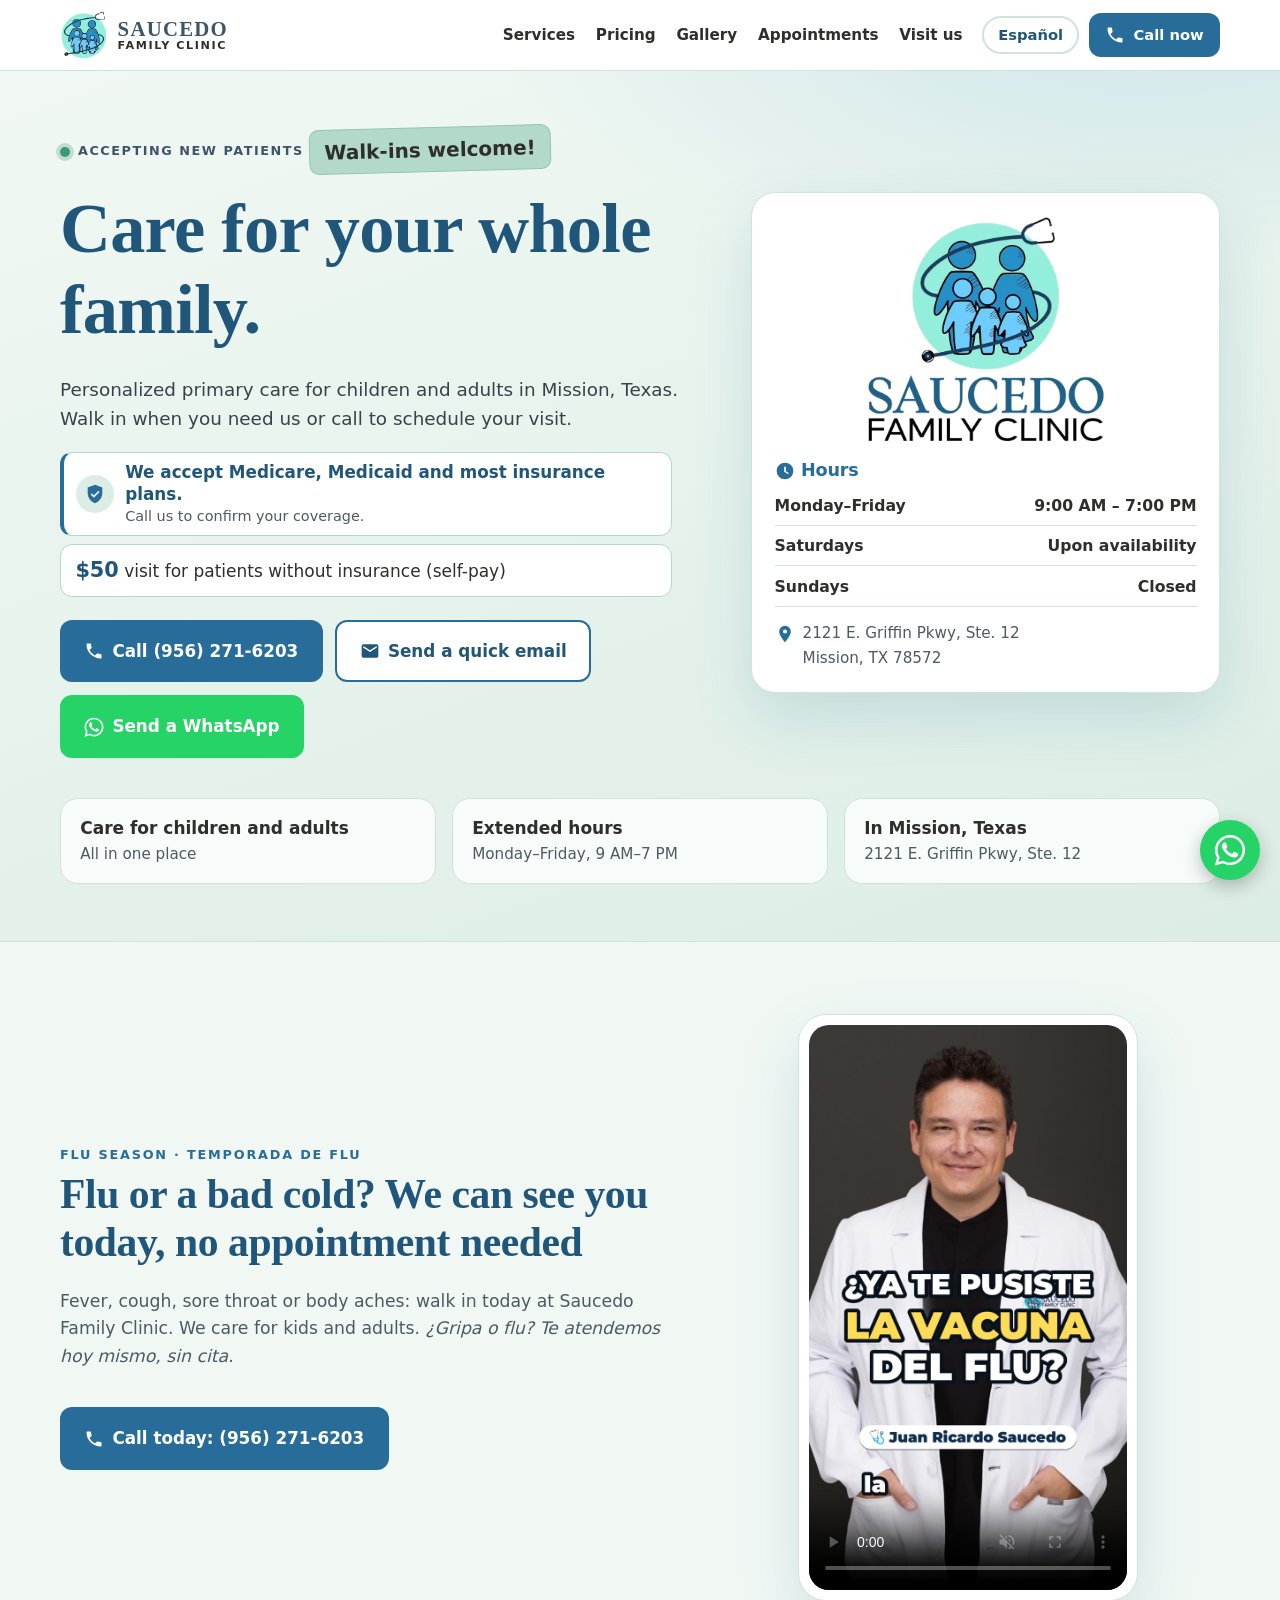
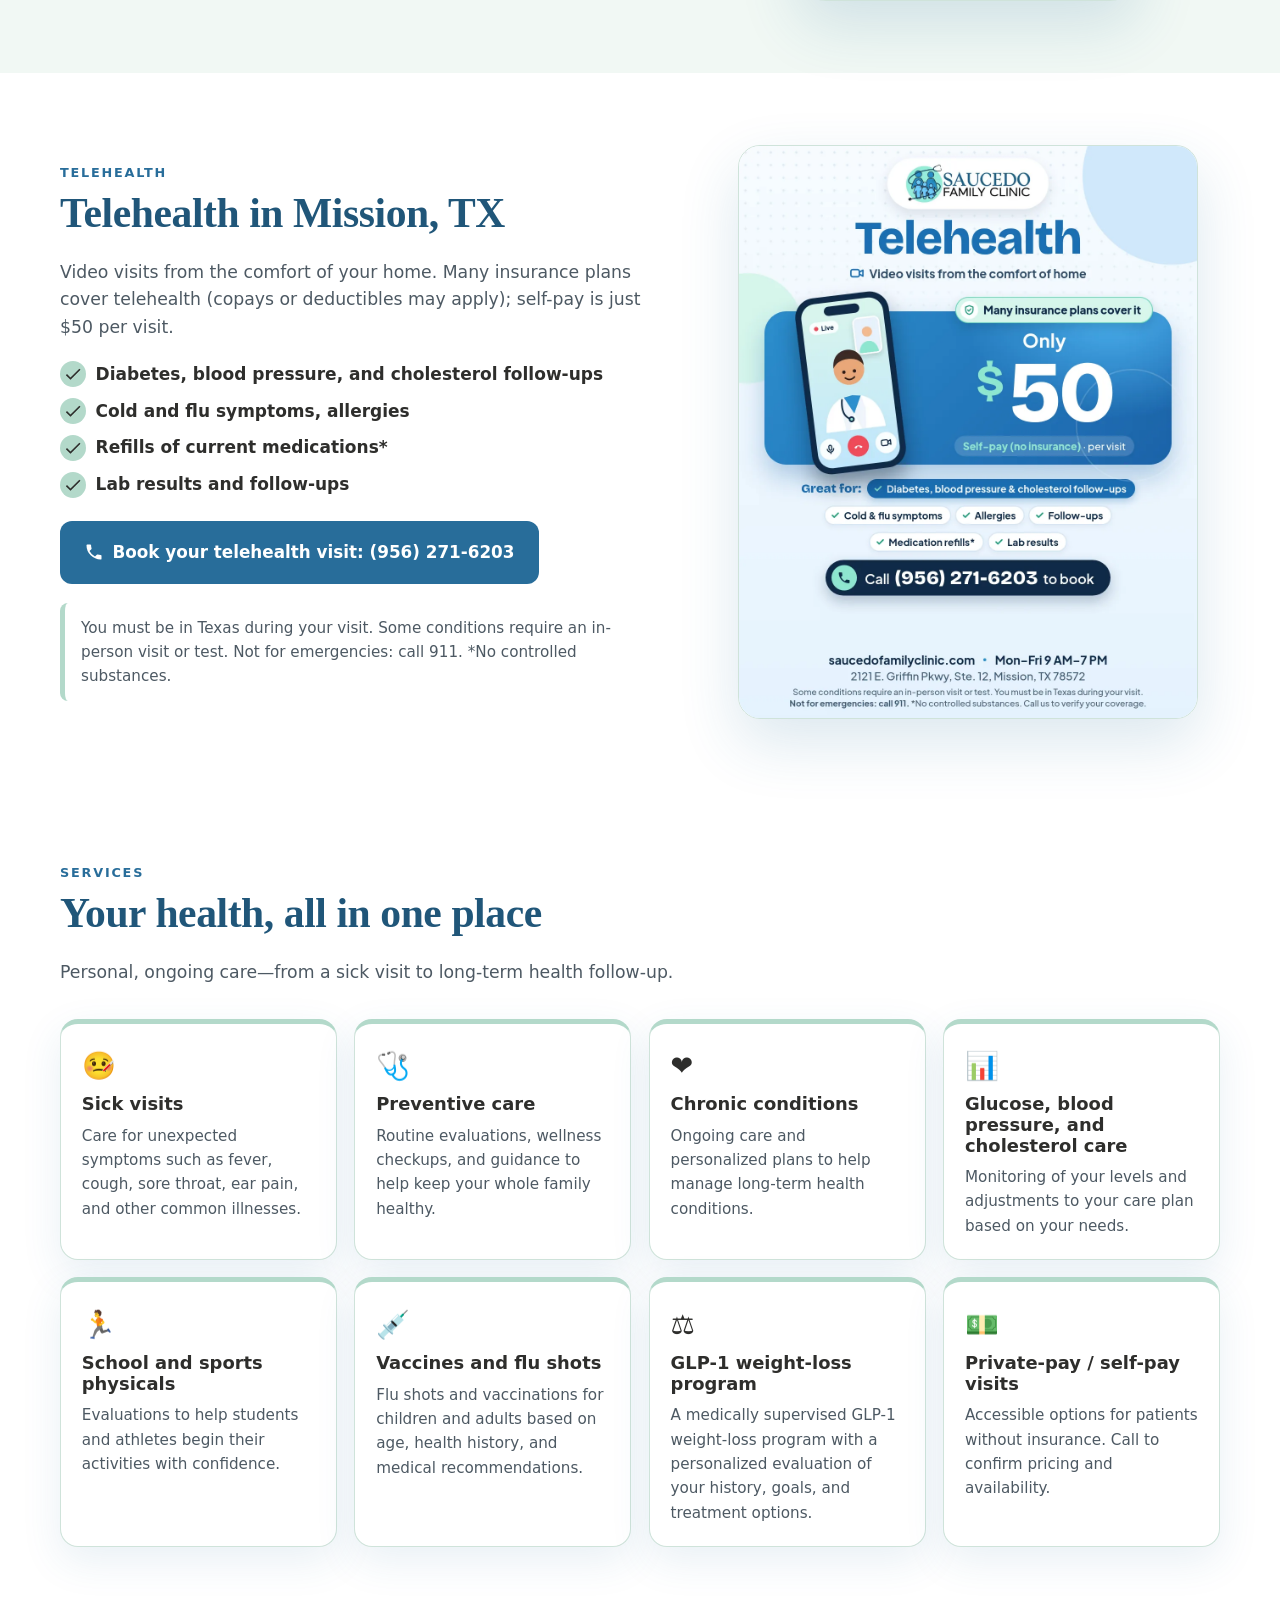
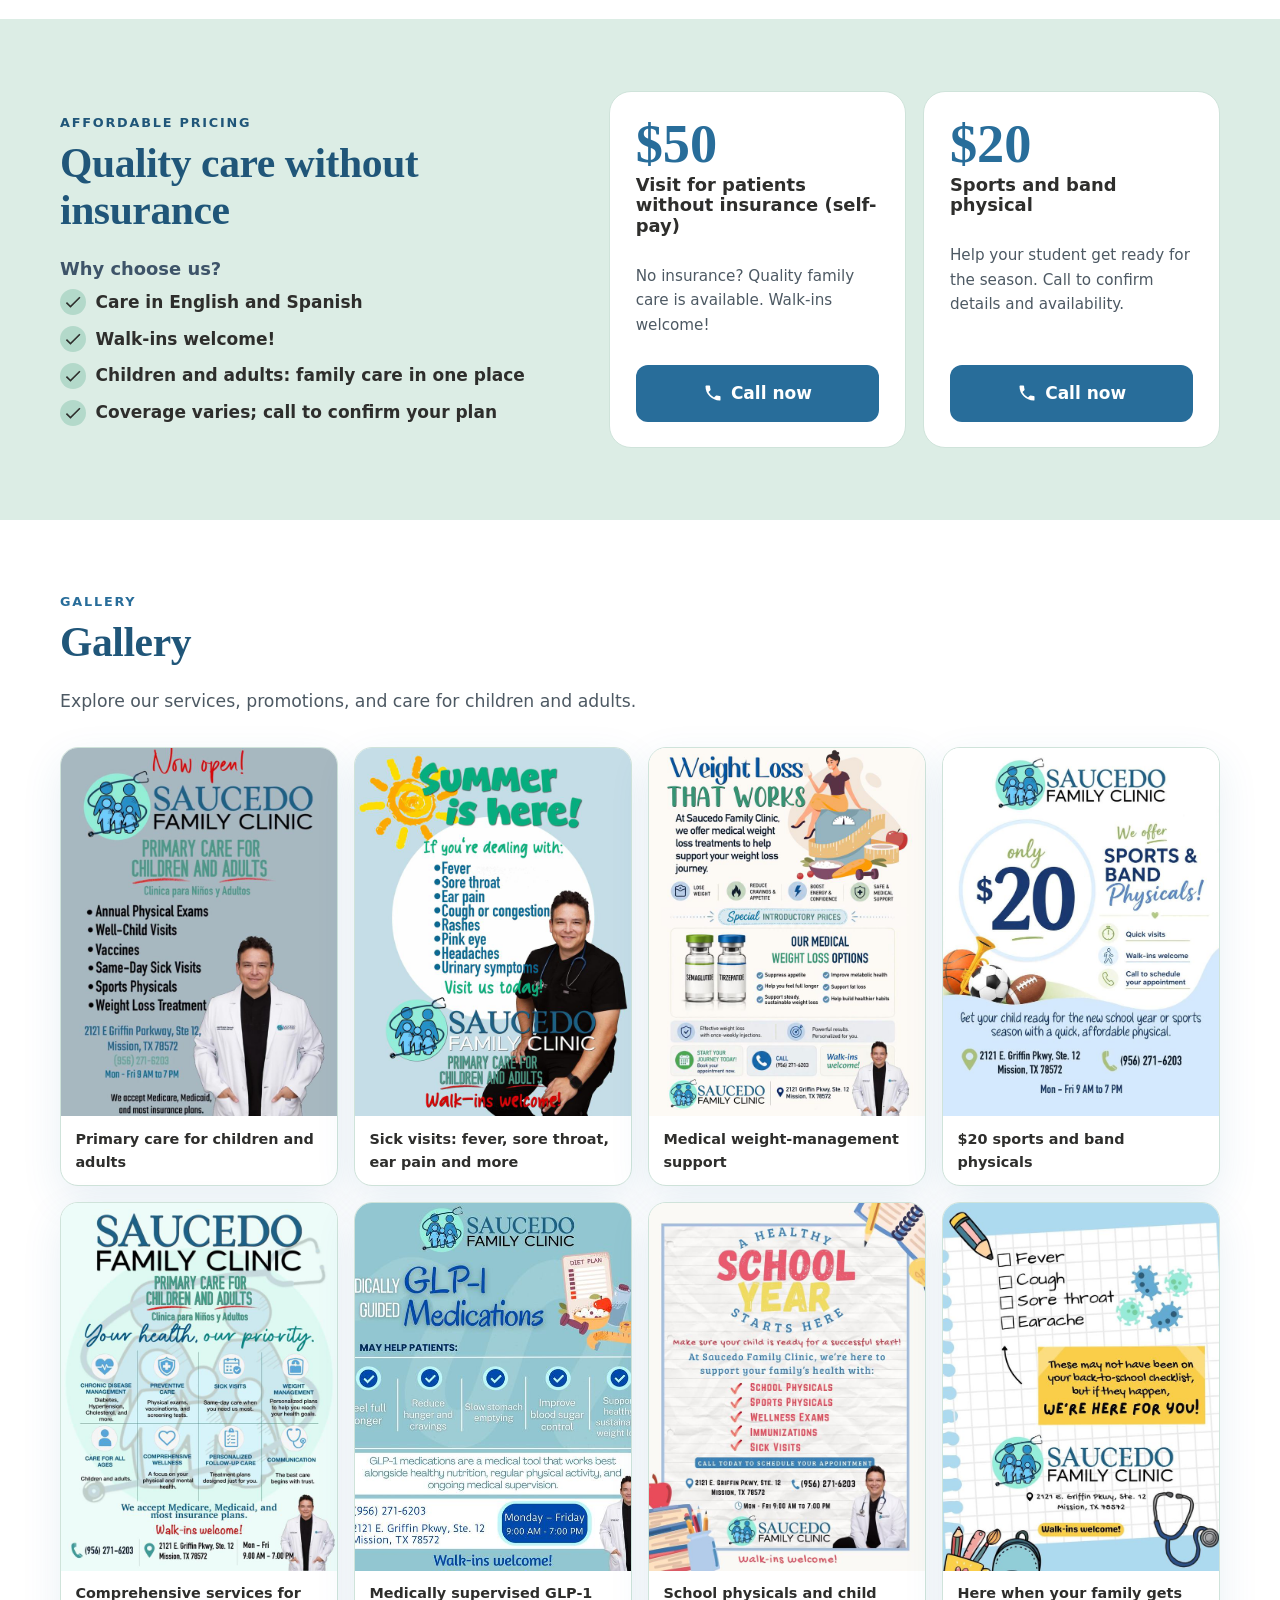
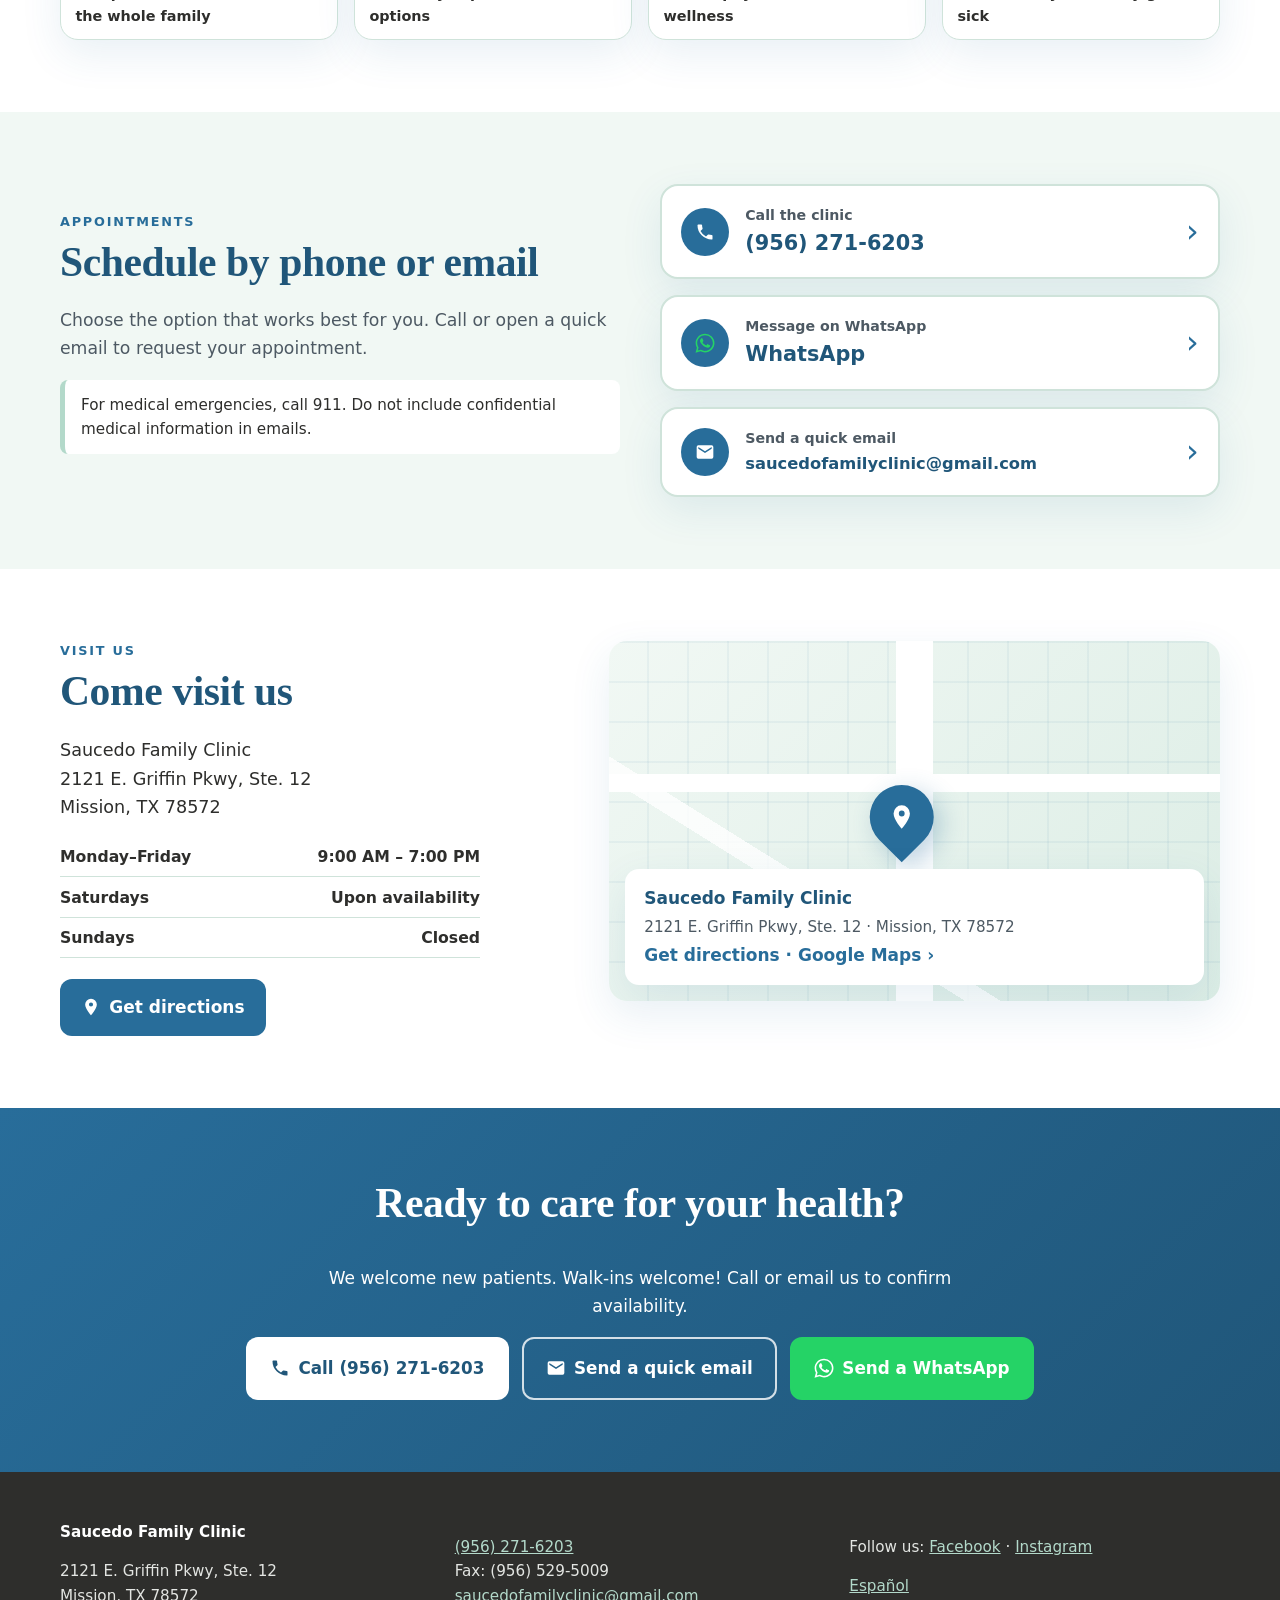
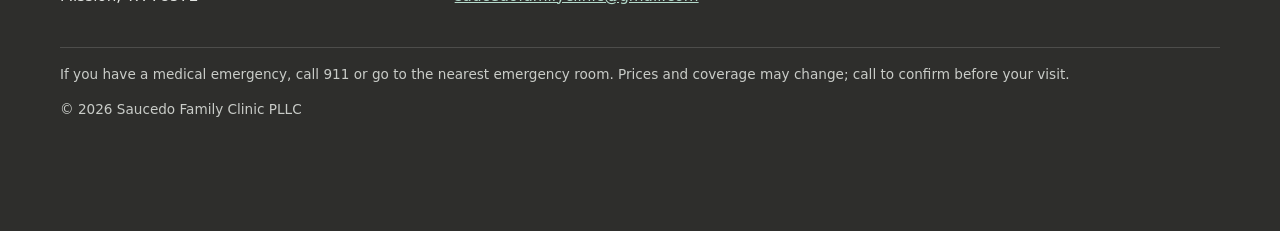
<file: en/index.html>
<!doctype html>
<html lang="en">
<head>
<meta charset="utf-8">
<meta name="viewport" content="width=device-width, initial-scale=1">
<title>Saucedo Family Clinic | Family Primary Care in Mission, TX · Walk-ins Welcome</title>
<meta name="description" content="Primary care clinic for children and adults in Mission, TX. Walk-ins welcome! $50 self-pay visit for patients without insurance. Monday–Friday 9 AM–7 PM. Call (956) 271-6203.">
<meta name="robots" content="index, follow">
<link rel="canonical" href="https://saucedofamilyclinic.com/en/">
<link rel="alternate" hreflang="es" href="https://saucedofamilyclinic.com/">
<link rel="alternate" hreflang="en" href="https://saucedofamilyclinic.com/en/">
<link rel="alternate" hreflang="x-default" href="https://saucedofamilyclinic.com/">
<meta name="theme-color" content="#286d9a">
<meta property="og:type" content="website">
<meta property="og:site_name" content="Saucedo Family Clinic">
<meta property="og:title" content="Saucedo Family Clinic | Family Primary Care in Mission, TX · Walk-ins Welcome">
<meta property="og:description" content="Primary care clinic for children and adults in Mission, TX. Walk-ins welcome! $50 self-pay visit for patients without insurance. Monday–Friday 9 AM–7 PM. Call (956) 271-6203.">
<meta property="og:url" content="https://saucedofamilyclinic.com/en/">
<meta property="og:image" content="https://saucedofamilyclinic.com/assets/og-image.jpg?v=2">
<meta property="og:image:secure_url" content="https://saucedofamilyclinic.com/assets/og-image.jpg?v=2">
<meta property="og:image:type" content="image/jpeg">
<meta property="og:image:width" content="1200"><meta property="og:image:height" content="630">
<meta property="og:image:alt" content="Saucedo Family Clinic">
<meta property="og:locale" content="en_US">
<meta name="twitter:card" content="summary_large_image">
<meta name="twitter:image" content="https://saucedofamilyclinic.com/assets/og-image.jpg?v=2">
<link rel="icon" href="../favicon.ico" sizes="32x32">
<link rel="icon" type="image/png" href="../favicon.png">
<link rel="apple-touch-icon" href="../apple-touch-icon.png">
<link rel="stylesheet" href="../assets/site.css?v=8">
<script type="application/ld+json">
{
 "@context": "https://schema.org",
 "@type": [
  "MedicalClinic",
  "MedicalBusiness",
  "LocalBusiness"
 ],
 "@id": "https://saucedofamilyclinic.com/#clinic",
 "name": "Saucedo Family Clinic",
 "legalName": "Saucedo Family Clinic PLLC",
 "url": "https://saucedofamilyclinic.com/",
 "logo": "https://saucedofamilyclinic.com/assets/logo.png",
 "image": [
  "https://saucedofamilyclinic.com/assets/og-image.jpg",
  "https://saucedofamilyclinic.com/assets/logo.jpg"
 ],
 "description": "Clínica de atención primaria para niños y adultos en Mission, TX. ¡Bienvenidos sin cita! / Family primary care for children and adults in Mission, TX. Walk-ins welcome.",
 "telephone": "+1-956-271-6203",
 "faxNumber": "+1-956-529-5009",
 "email": "saucedofamilyclinic@gmail.com",
 "priceRange": "$",
 "currenciesAccepted": "USD",
 "address": {
  "@type": "PostalAddress",
  "streetAddress": "2121 E. Griffin Pkwy, Ste. 12",
  "addressLocality": "Mission",
  "addressRegion": "TX",
  "postalCode": "78572",
  "addressCountry": "US"
 },
 "hasMap": "https://www.google.com/maps/dir/?api=1&destination=Saucedo%20Family%20Clinic%2C%202121%20E%20Griffin%20Pkwy%20Ste%2012%2C%20Mission%2C%20TX%2078572",
 "areaServed": [
  {
   "@type": "City",
   "name": "Mission, TX"
  },
  {
   "@type": "City",
   "name": "McAllen, TX"
  },
  {
   "@type": "City",
   "name": "Palmhurst, TX"
  },
  {
   "@type": "City",
   "name": "Alton, TX"
  },
  {
   "@type": "City",
   "name": "Sharyland, TX"
  }
 ],
 "openingHoursSpecification": [
  {
   "@type": "OpeningHoursSpecification",
   "dayOfWeek": [
    "Monday",
    "Tuesday",
    "Wednesday",
    "Thursday",
    "Friday"
   ],
   "opens": "09:00",
   "closes": "19:00"
  }
 ],
 "medicalSpecialty": "PrimaryCare",
 "isAcceptingNewPatients": true,
 "availableLanguage": [
  {
   "@type": "Language",
   "name": "Spanish",
   "alternateName": "es"
  },
  {
   "@type": "Language",
   "name": "English",
   "alternateName": "en"
  }
 ],
 "availableService": [
  {
   "@type": "MedicalProcedure",
   "name": "Consultas por enfermedad / Sick visits"
  },
  {
   "@type": "MedicalProcedure",
   "name": "Atención preventiva / Preventive care"
  },
  {
   "@type": "MedicalProcedure",
   "name": "Enfermedades crónicas / Chronic disease management"
  },
  {
   "@type": "MedicalProcedure",
   "name": "Control de glucosa, presión y colesterol / Diabetes, blood pressure and cholesterol care"
  },
  {
   "@type": "MedicalProcedure",
   "name": "Físicos escolares y deportivos / School and sports physicals"
  },
  {
   "@type": "MedicalProcedure",
   "name": "Vacunas y vacuna contra la influenza / Vaccines and flu shots"
  },
  {
   "@type": "MedicalProcedure",
   "name": "Programa de pérdida de peso GLP-1 con supervisión médica / Medically supervised GLP-1 weight-loss program"
  },
  {
   "@type": "MedicalProcedure",
   "name": "Teleconsulta (consulta por video) / Telehealth video visits"
  }
 ],
 "makesOffer": [
  {
   "@type": "Offer",
   "name": "Consulta para pacientes sin seguro (pago privado) / Self-pay visit",
   "price": "50",
   "priceCurrency": "USD"
  },
  {
   "@type": "Offer",
   "name": "Teleconsulta para pacientes sin seguro / Self-pay telehealth visit",
   "price": "50",
   "priceCurrency": "USD"
  },
  {
   "@type": "Offer",
   "name": "Físico deportivo / Sports physical",
   "price": "20",
   "priceCurrency": "USD"
  }
 ],
 "sameAs": [
  "https://www.facebook.com/saucedofamilyclinic",
  "https://www.instagram.com/saucedofamilyclinic"
 ]
}
</script>
</head>
<body>
<a class="skip" href="#main">Skip to content</a>
<header class="top">
  <div class="shell nav">
    <a class="brand" href="/en/" aria-label="Saucedo Family Clinic">
      <picture><source srcset="../assets/emblem.webp" type="image/webp"><img src="../assets/emblem.png" alt="" width="48" height="48"></picture>
      <span class="brand-txt"><b>SAUCEDO</b><small>FAMILY CLINIC</small></span>
    </a>
    <nav class="links" aria-label="Main navigation"><a href="#servicios">Services</a><a href="#precios">Pricing</a><a href="#galeria">Gallery</a><a href="#cita">Appointments</a><a href="#visitanos">Visit us</a></nav>
    <div class="nav-actions">
      <a class="lang" href="/" hreflang="es" lang="es" aria-label="Ver en español">Español</a>
      <a class="btn btn-teal btn-sm" href="tel:+19562716203"><svg aria-hidden="true" viewBox="0 0 24 24" width="20" height="20"><path fill="currentColor" d="M6.6 10.8a15.1 15.1 0 0 0 6.6 6.6l2.2-2.2a1 1 0 0 1 1-.25 11.4 11.4 0 0 0 3.6.57 1 1 0 0 1 1 1V20a1 1 0 0 1-1 1A17 17 0 0 1 3 4a1 1 0 0 1 1-1h3.5a1 1 0 0 1 1 1c0 1.25.2 2.45.57 3.57a1 1 0 0 1-.25 1z"/></svg><span>Call now</span></a>
    </div>
  </div>
</header>

<main id="main">
<section class="hero">
  <div class="shell hero-grid">
    <div class="hero-copy">
      <p class="status"><span class="dot" aria-hidden="true"></span>Accepting new patients</p>
      <p class="walkin">Walk-ins welcome!</p>
      <h1>Care for your whole family.</h1>
      <p class="lead">Personalized primary care for children and adults in Mission, Texas. Walk in when you need us or call to schedule your visit.</p>
      <div class="hero-pills">
        <p class="ins-pill"><span class="ins-ico"><svg aria-hidden="true" viewBox="0 0 24 24" width="22" height="22"><path fill="currentColor" d="M12 2 4 5v6c0 5.05 3.41 9.76 8 11 4.59-1.24 8-5.95 8-11V5zm-1.2 14.2-3.5-3.5 1.4-1.4 2.1 2.1 4.9-4.9 1.4 1.4z"/></svg></span><span class="ins-txt"><strong>We accept Medicare, Medicaid and most insurance plans.</strong><small>Call us to confirm your coverage.</small></span></p>
        <p class="price-pill"><strong>$50</strong> visit for patients without insurance (self-pay)</p>
      </div>
      <div class="ctas">
        <a class="btn btn-yellow btn-lg" href="tel:+19562716203"><svg aria-hidden="true" viewBox="0 0 24 24" width="20" height="20"><path fill="currentColor" d="M6.6 10.8a15.1 15.1 0 0 0 6.6 6.6l2.2-2.2a1 1 0 0 1 1-.25 11.4 11.4 0 0 0 3.6.57 1 1 0 0 1 1 1V20a1 1 0 0 1-1 1A17 17 0 0 1 3 4a1 1 0 0 1 1-1h3.5a1 1 0 0 1 1 1c0 1.25.2 2.45.57 3.57a1 1 0 0 1-.25 1z"/></svg><span>Call (956) 271-6203</span></a>
        <a class="btn btn-ghost btn-lg" href="mailto:saucedofamilyclinic@gmail.com?subject=Appointment%20request&amp;body=Hello%2C%20I%20would%20like%20to%20request%20an%20appointment%20at%20Saucedo%20Family%20Clinic.%0A%0AName%3A%0APhone%3A%0APreferred%20day%20and%20time%3A"><svg aria-hidden="true" viewBox="0 0 24 24" width="20" height="20"><path fill="currentColor" d="M20 4H4a2 2 0 0 0-2 2v12a2 2 0 0 0 2 2h16a2 2 0 0 0 2-2V6a2 2 0 0 0-2-2zm0 4.2-8 5-8-5V6l8 5 8-5z"/></svg><span>Send a quick email</span></a>
        <a class="btn btn-wa btn-lg" href="https://wa.me/19562716203?text=Hola%2C%20quisiera%20informaci%C3%B3n%20sobre%20la%20cl%C3%ADnica" target="_blank" rel="noopener"><svg aria-hidden="true" viewBox="0 0 24 24" width="20" height="20"><path fill="currentColor" d="M17.47 14.38c-.3-.15-1.76-.87-2.03-.97-.27-.1-.47-.15-.67.15-.2.3-.77.97-.94 1.17-.17.2-.35.22-.64.07-.3-.15-1.26-.46-2.39-1.48-.88-.79-1.48-1.76-1.65-2.06-.17-.3-.02-.46.13-.6.13-.13.3-.35.45-.52.15-.17.2-.3.3-.5.1-.2.05-.37-.03-.52-.07-.15-.67-1.61-.92-2.21-.24-.58-.49-.5-.67-.51h-.57c-.2 0-.52.07-.79.37-.27.3-1.04 1.02-1.04 2.48s1.06 2.88 1.21 3.08c.15.2 2.1 3.2 5.08 4.48.71.31 1.26.49 1.69.63.71.23 1.36.2 1.87.12.57-.08 1.76-.72 2.01-1.41.25-.7.25-1.29.17-1.41-.07-.13-.27-.2-.57-.35zM12.05 21.5h-.01a9.4 9.4 0 0 1-4.79-1.31l-.34-.2-3.56.93.95-3.47-.22-.36A9.37 9.37 0 0 1 2.64 12c0-5.18 4.22-9.4 9.41-9.4 2.51 0 4.87.98 6.65 2.76a9.34 9.34 0 0 1 2.75 6.65c0 5.18-4.22 9.4-9.4 9.4zm8-17.41A11.24 11.24 0 0 0 12.05.77C5.82.77.75 5.83.75 12.06c0 1.99.52 3.93 1.51 5.65L.65 23.57l6-1.57a11.3 11.3 0 0 0 5.4 1.37h.01c6.23 0 11.3-5.06 11.3-11.3 0-3.02-1.18-5.85-3.31-7.99z"/></svg><span>Send a WhatsApp</span></a>
      </div>
    </div>
    <aside class="hero-card" aria-label="Hours">
      <picture><source srcset="../assets/logo.webp" type="image/webp"><img class="card-logo" src="../assets/logo.png" alt="Saucedo Family Clinic" width="640" height="611"></picture>
      <h2><svg aria-hidden="true" viewBox="0 0 24 24" width="20" height="20"><path fill="currentColor" d="M12 2a10 10 0 1 0 10 10A10 10 0 0 0 12 2zm1 10.4 3.5 2.1-.8 1.3L11 13V7h2z"/></svg> Hours</h2>
      <table class="hours"><tr><th scope="row">Monday–Friday</th><td>9:00 AM – 7:00 PM</td></tr><tr><th scope="row">Saturdays</th><td>Upon availability</td></tr><tr><th scope="row">Sundays</th><td>Closed</td></tr></table>
      <p class="addr"><svg aria-hidden="true" viewBox="0 0 24 24" width="20" height="20"><path fill="currentColor" d="M12 2a7 7 0 0 0-7 7c0 5.25 7 13 7 13s7-7.75 7-13a7 7 0 0 0-7-7zm0 9.5A2.5 2.5 0 1 1 12 6.5a2.5 2.5 0 0 1 0 5z"/></svg><span>2121 E. Griffin Pkwy, Ste. 12<br>Mission, TX 78572</span></p>
    </aside>
  </div>
  <ul class="shell facts"><li><strong>Care for children and adults</strong><span>All in one place</span></li><li><strong>Extended hours</strong><span>Monday–Friday, 9 AM–7 PM</span></li><li><strong>In Mission, Texas</strong><span>2121 E. Griffin Pkwy, Ste. 12</span></li></ul>
</section>

<!-- FLU SEASON SECTION - remove after March 2026-27 season -->
<section id="flu" class="sec flu" aria-labelledby="flu-title">
  <div class="shell flu-wrap">
    <div class="flu-copy">
      <p class="kicker">Flu season · Temporada de flu</p>
      <h2 id="flu-title">Flu or a bad cold? We can see you today, no appointment needed</h2>
      <p class="sec-lead">Fever, cough, sore throat or body aches: walk in today at Saucedo Family Clinic. We care for kids and adults. <em lang="es">¿Gripa o flu? Te atendemos hoy mismo, sin cita.</em></p>
      <a class="btn btn-yellow btn-lg" href="tel:+19562716203"><svg aria-hidden="true" viewBox="0 0 24 24" width="20" height="20"><path fill="currentColor" d="M6.6 10.8a15.1 15.1 0 0 0 6.6 6.6l2.2-2.2a1 1 0 0 1 1-.25 11.4 11.4 0 0 0 3.6.57 1 1 0 0 1 1 1V20a1 1 0 0 1-1 1A17 17 0 0 1 3 4a1 1 0 0 1 1-1h3.5a1 1 0 0 1 1 1c0 1.25.2 2.45.57 3.57a1 1 0 0 1-.25 1z"/></svg><span>Call today: <span class="nowrap">(956) 271-6203</span></span></a>
    </div>
    <figure class="flu-fig">
      <video src="../assets/reel-flu.mp4" poster="../assets/reel-flu-poster.jpg" width="720" height="1280" controls playsinline muted autoplay loop preload="metadata" aria-label="Video (Spanish): Flu season at Saucedo Family Clinic, walk-ins welcome"></video>
    </figure>
  </div>
</section>
<!-- /FLU SEASON SECTION -->

<section id="teleconsulta" class="sec tele" aria-labelledby="tele-title">
  <div class="shell tele-wrap">
    <div class="tele-copy">
      <p class="kicker">Telehealth</p>
      <h2 id="tele-title">Telehealth in Mission, TX</h2>
      <p class="sec-lead">Video visits from the comfort of your home. Many insurance plans cover telehealth (copays or deductibles may apply); self-pay is just $50 per visit.</p>
      <ul class="why tele-list"><li><svg aria-hidden="true" viewBox="0 0 24 24" width="18" height="18"><path fill="currentColor" d="M9 16.2 4.8 12l-1.4 1.4L9 19 21 7l-1.4-1.4z"/></svg><span>Diabetes, blood pressure, and cholesterol follow-ups</span></li><li><svg aria-hidden="true" viewBox="0 0 24 24" width="18" height="18"><path fill="currentColor" d="M9 16.2 4.8 12l-1.4 1.4L9 19 21 7l-1.4-1.4z"/></svg><span>Cold and flu symptoms, allergies</span></li><li><svg aria-hidden="true" viewBox="0 0 24 24" width="18" height="18"><path fill="currentColor" d="M9 16.2 4.8 12l-1.4 1.4L9 19 21 7l-1.4-1.4z"/></svg><span>Refills of current medications*</span></li><li><svg aria-hidden="true" viewBox="0 0 24 24" width="18" height="18"><path fill="currentColor" d="M9 16.2 4.8 12l-1.4 1.4L9 19 21 7l-1.4-1.4z"/></svg><span>Lab results and follow-ups</span></li></ul>
      <a class="btn btn-yellow btn-lg" href="tel:+19562716203"><svg aria-hidden="true" viewBox="0 0 24 24" width="20" height="20"><path fill="currentColor" d="M6.6 10.8a15.1 15.1 0 0 0 6.6 6.6l2.2-2.2a1 1 0 0 1 1-.25 11.4 11.4 0 0 0 3.6.57 1 1 0 0 1 1 1V20a1 1 0 0 1-1 1A17 17 0 0 1 3 4a1 1 0 0 1 1-1h3.5a1 1 0 0 1 1 1c0 1.25.2 2.45.57 3.57a1 1 0 0 1-.25 1z"/></svg><span>Book your telehealth visit: <span class="nowrap">(956) 271-6203</span></span></a>
      <p class="note tele-note">You must be in Texas during your visit. Some conditions require an in-person visit or test. Not for emergencies: call 911. *No controlled substances.</p>
    </div>
    <figure class="tele-fig">
      <picture><source srcset="../assets/teleconsulta-en.webp" type="image/webp"><img src="../assets/teleconsulta-en.jpg" alt="Telehealth at Saucedo Family Clinic, video visits from home, $50 self-pay" width="1080" height="1350" loading="lazy" decoding="async"></picture>
    </figure>
  </div>
</section>

<section id="servicios" class="sec">
  <div class="shell">
    <p class="kicker">Services</p>
    <h2>Your health, all in one place</h2>
    <p class="sec-lead">Personal, ongoing care—from a sick visit to long-term health follow-up.</p>
    <div class="svc-grid"><article class="svc"><span class="svc-ico" aria-hidden="true">🤒</span><h3>Sick visits</h3><p>Care for unexpected symptoms such as fever, cough, sore throat, ear pain, and other common illnesses.</p></article><article class="svc"><span class="svc-ico" aria-hidden="true">🩺</span><h3>Preventive care</h3><p>Routine evaluations, wellness checkups, and guidance to help keep your whole family healthy.</p></article><article class="svc"><span class="svc-ico" aria-hidden="true">❤️</span><h3>Chronic conditions</h3><p>Ongoing care and personalized plans to help manage long-term health conditions.</p></article><article class="svc"><span class="svc-ico" aria-hidden="true">📊</span><h3>Glucose, blood pressure, and cholesterol care</h3><p>Monitoring of your levels and adjustments to your care plan based on your needs.</p></article><article class="svc"><span class="svc-ico" aria-hidden="true">🏃</span><h3>School and sports physicals</h3><p>Evaluations to help students and athletes begin their activities with confidence.</p></article><article class="svc"><span class="svc-ico" aria-hidden="true">💉</span><h3>Vaccines and flu shots</h3><p>Flu shots and vaccinations for children and adults based on age, health history, and medical recommendations.</p></article><article class="svc"><span class="svc-ico" aria-hidden="true">⚖️</span><h3>GLP-1 weight-loss program</h3><p>A medically supervised GLP-1 weight-loss program with a personalized evaluation of your history, goals, and treatment options.</p></article><article class="svc"><span class="svc-ico" aria-hidden="true">💵</span><h3>Private-pay / self-pay visits</h3><p>Accessible options for patients without insurance. Call to confirm pricing and availability.</p></article></div>
  </div>
</section>

<section id="precios" class="sec sec-navy">
  <div class="shell price-wrap">
    <div>
      <p class="kicker">Affordable pricing</p>
      <h2>Quality care without insurance</h2>
      <h3 class="why-title">Why choose us?</h3>
      <ul class="why"><li><svg aria-hidden="true" viewBox="0 0 24 24" width="18" height="18"><path fill="currentColor" d="M9 16.2 4.8 12l-1.4 1.4L9 19 21 7l-1.4-1.4z"/></svg><span>Care in English and Spanish</span></li><li><svg aria-hidden="true" viewBox="0 0 24 24" width="18" height="18"><path fill="currentColor" d="M9 16.2 4.8 12l-1.4 1.4L9 19 21 7l-1.4-1.4z"/></svg><span>Walk-ins welcome!</span></li><li><svg aria-hidden="true" viewBox="0 0 24 24" width="18" height="18"><path fill="currentColor" d="M9 16.2 4.8 12l-1.4 1.4L9 19 21 7l-1.4-1.4z"/></svg><span>Children and adults: family care in one place</span></li><li><svg aria-hidden="true" viewBox="0 0 24 24" width="18" height="18"><path fill="currentColor" d="M9 16.2 4.8 12l-1.4 1.4L9 19 21 7l-1.4-1.4z"/></svg><span>Coverage varies; call to confirm your plan</span></li></ul>
    </div>
    <div class="price-grid"><article class="price"><div class="amt">$50</div><h3>Visit for patients without insurance (self-pay)</h3><p>No insurance? Quality family care is available. Walk-ins welcome!</p><a class="btn btn-yellow" href="tel:+19562716203"><svg aria-hidden="true" viewBox="0 0 24 24" width="20" height="20"><path fill="currentColor" d="M6.6 10.8a15.1 15.1 0 0 0 6.6 6.6l2.2-2.2a1 1 0 0 1 1-.25 11.4 11.4 0 0 0 3.6.57 1 1 0 0 1 1 1V20a1 1 0 0 1-1 1A17 17 0 0 1 3 4a1 1 0 0 1 1-1h3.5a1 1 0 0 1 1 1c0 1.25.2 2.45.57 3.57a1 1 0 0 1-.25 1z"/></svg><span>Call now</span></a></article><article class="price"><div class="amt">$20</div><h3>Sports and band physical</h3><p>Help your student get ready for the season. Call to confirm details and availability.</p><a class="btn btn-yellow" href="tel:+19562716203"><svg aria-hidden="true" viewBox="0 0 24 24" width="20" height="20"><path fill="currentColor" d="M6.6 10.8a15.1 15.1 0 0 0 6.6 6.6l2.2-2.2a1 1 0 0 1 1-.25 11.4 11.4 0 0 0 3.6.57 1 1 0 0 1 1 1V20a1 1 0 0 1-1 1A17 17 0 0 1 3 4a1 1 0 0 1 1-1h3.5a1 1 0 0 1 1 1c0 1.25.2 2.45.57 3.57a1 1 0 0 1-.25 1z"/></svg><span>Call now</span></a></article></div>
  </div>
</section>

<section id="galeria" class="sec">
  <div class="shell">
    <p class="kicker">Gallery</p>
    <h2>Gallery</h2>
    <p class="sec-lead">Explore our services, promotions, and care for children and adults.</p>
    <div class="gallery"><figure><img src="../assets/galeria-2.jpg" alt="Primary care for children and adults" loading="lazy" decoding="async" width="720" height="960"><figcaption>Primary care for children and adults</figcaption></figure><figure><img src="../assets/galeria-3.jpg" alt="Sick visits: fever, sore throat, ear pain and more" loading="lazy" decoding="async" width="720" height="960"><figcaption>Sick visits: fever, sore throat, ear pain and more</figcaption></figure><figure><img src="../assets/galeria-4.jpg" alt="Medical weight-management support" loading="lazy" decoding="async" width="720" height="960"><figcaption>Medical weight-management support</figcaption></figure><figure><img src="../assets/galeria-5.jpg" alt="$20 sports and band physicals" loading="lazy" decoding="async" width="720" height="959"><figcaption>$20 sports and band physicals</figcaption></figure><figure><img src="../assets/galeria-6.jpg" alt="Comprehensive services for the whole family" loading="lazy" decoding="async" width="720" height="960"><figcaption>Comprehensive services for the whole family</figcaption></figure><figure><img src="../assets/galeria-7.jpg" alt="Medically supervised GLP-1 options" loading="lazy" decoding="async" width="720" height="720"><figcaption>Medically supervised GLP-1 options</figcaption></figure><figure><img src="../assets/galeria-8.jpg" alt="School physicals and child wellness" loading="lazy" decoding="async" width="720" height="899"><figcaption>School physicals and child wellness</figcaption></figure><figure><img src="../assets/galeria-9.jpg" alt="Here when your family gets sick" loading="lazy" decoding="async" width="720" height="933"><figcaption>Here when your family gets sick</figcaption></figure></div>
  </div>
</section>

<section id="cita" class="sec sec-soft">
  <div class="shell appt">
    <div>
      <p class="kicker">Appointments</p>
      <h2>Schedule by phone or email</h2>
      <p class="sec-lead">Choose the option that works best for you. Call or open a quick email to request your appointment.</p>
      <p class="note">For medical emergencies, call 911. Do not include confidential medical information in emails.</p>
    </div>
    <div class="contact-cards">
      <a class="ccard" href="tel:+19562716203"><span class="cico"><svg aria-hidden="true" viewBox="0 0 24 24" width="20" height="20"><path fill="currentColor" d="M6.6 10.8a15.1 15.1 0 0 0 6.6 6.6l2.2-2.2a1 1 0 0 1 1-.25 11.4 11.4 0 0 0 3.6.57 1 1 0 0 1 1 1V20a1 1 0 0 1-1 1A17 17 0 0 1 3 4a1 1 0 0 1 1-1h3.5a1 1 0 0 1 1 1c0 1.25.2 2.45.57 3.57a1 1 0 0 1-.25 1z"/></svg></span><span><small>Call the clinic</small><b>(956) 271-6203</b></span><span class="chev" aria-hidden="true">›</span></a>
      <a class="ccard" href="https://wa.me/19562716203?text=Hola%2C%20quisiera%20informaci%C3%B3n%20sobre%20la%20cl%C3%ADnica" target="_blank" rel="noopener"><span class="cico wa-ico"><svg aria-hidden="true" viewBox="0 0 24 24" width="20" height="20"><path fill="currentColor" d="M17.47 14.38c-.3-.15-1.76-.87-2.03-.97-.27-.1-.47-.15-.67.15-.2.3-.77.97-.94 1.17-.17.2-.35.22-.64.07-.3-.15-1.26-.46-2.39-1.48-.88-.79-1.48-1.76-1.65-2.06-.17-.3-.02-.46.13-.6.13-.13.3-.35.45-.52.15-.17.2-.3.3-.5.1-.2.05-.37-.03-.52-.07-.15-.67-1.61-.92-2.21-.24-.58-.49-.5-.67-.51h-.57c-.2 0-.52.07-.79.37-.27.3-1.04 1.02-1.04 2.48s1.06 2.88 1.21 3.08c.15.2 2.1 3.2 5.08 4.48.71.31 1.26.49 1.69.63.71.23 1.36.2 1.87.12.57-.08 1.76-.72 2.01-1.41.25-.7.25-1.29.17-1.41-.07-.13-.27-.2-.57-.35zM12.05 21.5h-.01a9.4 9.4 0 0 1-4.79-1.31l-.34-.2-3.56.93.95-3.47-.22-.36A9.37 9.37 0 0 1 2.64 12c0-5.18 4.22-9.4 9.41-9.4 2.51 0 4.87.98 6.65 2.76a9.34 9.34 0 0 1 2.75 6.65c0 5.18-4.22 9.4-9.4 9.4zm8-17.41A11.24 11.24 0 0 0 12.05.77C5.82.77.75 5.83.75 12.06c0 1.99.52 3.93 1.51 5.65L.65 23.57l6-1.57a11.3 11.3 0 0 0 5.4 1.37h.01c6.23 0 11.3-5.06 11.3-11.3 0-3.02-1.18-5.85-3.31-7.99z"/></svg></span><span><small>Message on WhatsApp</small><b>WhatsApp</b></span><span class="chev" aria-hidden="true">›</span></a>
      <a class="ccard" href="mailto:saucedofamilyclinic@gmail.com?subject=Appointment%20request&amp;body=Hello%2C%20I%20would%20like%20to%20request%20an%20appointment%20at%20Saucedo%20Family%20Clinic.%0A%0AName%3A%0APhone%3A%0APreferred%20day%20and%20time%3A"><span class="cico"><svg aria-hidden="true" viewBox="0 0 24 24" width="20" height="20"><path fill="currentColor" d="M20 4H4a2 2 0 0 0-2 2v12a2 2 0 0 0 2 2h16a2 2 0 0 0 2-2V6a2 2 0 0 0-2-2zm0 4.2-8 5-8-5V6l8 5 8-5z"/></svg></span><span><small>Send a quick email</small><b class="em">saucedofamilyclinic@gmail.com</b></span><span class="chev" aria-hidden="true">›</span></a>
    </div>
  </div>
</section>

<section id="visitanos" class="sec">
  <div class="shell visit">
    <div>
      <p class="kicker">Visit us</p>
      <h2>Come visit us</h2>
      <address>Saucedo Family Clinic<br>2121 E. Griffin Pkwy, Ste. 12<br>Mission, TX 78572</address>
      <table class="hours hours-light"><tr><th scope="row">Monday–Friday</th><td>9:00 AM – 7:00 PM</td></tr><tr><th scope="row">Saturdays</th><td>Upon availability</td></tr><tr><th scope="row">Sundays</th><td>Closed</td></tr></table>
      <a class="btn btn-teal" href="https://www.google.com/maps/dir/?api=1&destination=Saucedo%20Family%20Clinic%2C%202121%20E%20Griffin%20Pkwy%20Ste%2012%2C%20Mission%2C%20TX%2078572" target="_blank" rel="noopener"><svg aria-hidden="true" viewBox="0 0 24 24" width="20" height="20"><path fill="currentColor" d="M12 2a7 7 0 0 0-7 7c0 5.25 7 13 7 13s7-7.75 7-13a7 7 0 0 0-7-7zm0 9.5A2.5 2.5 0 1 1 12 6.5a2.5 2.5 0 0 1 0 5z"/></svg><span>Get directions</span></a>
    </div>
    <a class="mapcard" href="https://www.google.com/maps/dir/?api=1&destination=Saucedo%20Family%20Clinic%2C%202121%20E%20Griffin%20Pkwy%20Ste%2012%2C%20Mission%2C%20TX%2078572" target="_blank" rel="noopener" aria-label="Get directions – Google Maps">
      <span class="mapgrid" aria-hidden="true"></span>
      <span class="mappin" aria-hidden="true"><svg aria-hidden="true" viewBox="0 0 24 24" width="20" height="20"><path fill="currentColor" d="M12 2a7 7 0 0 0-7 7c0 5.25 7 13 7 13s7-7.75 7-13a7 7 0 0 0-7-7zm0 9.5A2.5 2.5 0 1 1 12 6.5a2.5 2.5 0 0 1 0 5z"/></svg></span>
      <span class="maplabel"><b>Saucedo Family Clinic</b><span>2121 E. Griffin Pkwy, Ste. 12 · Mission, TX 78572</span><em>Get directions · Google Maps ›</em></span>
    </a>
  </div>
</section>

<section class="sec ready">
  <div class="shell ready-in">
    <h2>Ready to care for your health?</h2>
    <p>We welcome new patients. Walk-ins welcome! Call or email us to confirm availability.</p>
    <div class="ctas">
      <a class="btn btn-yellow btn-lg" href="tel:+19562716203"><svg aria-hidden="true" viewBox="0 0 24 24" width="20" height="20"><path fill="currentColor" d="M6.6 10.8a15.1 15.1 0 0 0 6.6 6.6l2.2-2.2a1 1 0 0 1 1-.25 11.4 11.4 0 0 0 3.6.57 1 1 0 0 1 1 1V20a1 1 0 0 1-1 1A17 17 0 0 1 3 4a1 1 0 0 1 1-1h3.5a1 1 0 0 1 1 1c0 1.25.2 2.45.57 3.57a1 1 0 0 1-.25 1z"/></svg><span>Call (956) 271-6203</span></a>
      <a class="btn btn-ghost btn-lg" href="mailto:saucedofamilyclinic@gmail.com?subject=Appointment%20request&amp;body=Hello%2C%20I%20would%20like%20to%20request%20an%20appointment%20at%20Saucedo%20Family%20Clinic.%0A%0AName%3A%0APhone%3A%0APreferred%20day%20and%20time%3A"><svg aria-hidden="true" viewBox="0 0 24 24" width="20" height="20"><path fill="currentColor" d="M20 4H4a2 2 0 0 0-2 2v12a2 2 0 0 0 2 2h16a2 2 0 0 0 2-2V6a2 2 0 0 0-2-2zm0 4.2-8 5-8-5V6l8 5 8-5z"/></svg><span>Send a quick email</span></a>
      <a class="btn btn-wa btn-lg" href="https://wa.me/19562716203?text=Hola%2C%20quisiera%20informaci%C3%B3n%20sobre%20la%20cl%C3%ADnica" target="_blank" rel="noopener"><svg aria-hidden="true" viewBox="0 0 24 24" width="20" height="20"><path fill="currentColor" d="M17.47 14.38c-.3-.15-1.76-.87-2.03-.97-.27-.1-.47-.15-.67.15-.2.3-.77.97-.94 1.17-.17.2-.35.22-.64.07-.3-.15-1.26-.46-2.39-1.48-.88-.79-1.48-1.76-1.65-2.06-.17-.3-.02-.46.13-.6.13-.13.3-.35.45-.52.15-.17.2-.3.3-.5.1-.2.05-.37-.03-.52-.07-.15-.67-1.61-.92-2.21-.24-.58-.49-.5-.67-.51h-.57c-.2 0-.52.07-.79.37-.27.3-1.04 1.02-1.04 2.48s1.06 2.88 1.21 3.08c.15.2 2.1 3.2 5.08 4.48.71.31 1.26.49 1.69.63.71.23 1.36.2 1.87.12.57-.08 1.76-.72 2.01-1.41.25-.7.25-1.29.17-1.41-.07-.13-.27-.2-.57-.35zM12.05 21.5h-.01a9.4 9.4 0 0 1-4.79-1.31l-.34-.2-3.56.93.95-3.47-.22-.36A9.37 9.37 0 0 1 2.64 12c0-5.18 4.22-9.4 9.41-9.4 2.51 0 4.87.98 6.65 2.76a9.34 9.34 0 0 1 2.75 6.65c0 5.18-4.22 9.4-9.4 9.4zm8-17.41A11.24 11.24 0 0 0 12.05.77C5.82.77.75 5.83.75 12.06c0 1.99.52 3.93 1.51 5.65L.65 23.57l6-1.57a11.3 11.3 0 0 0 5.4 1.37h.01c6.23 0 11.3-5.06 11.3-11.3 0-3.02-1.18-5.85-3.31-7.99z"/></svg><span>Send a WhatsApp</span></a>
    </div>
  </div>
</section>
</main>

<footer class="foot">
  <div class="shell foot-grid">
    <div>
      <b>Saucedo Family Clinic</b>
      <p>2121 E. Griffin Pkwy, Ste. 12<br>Mission, TX 78572</p>
    </div>
    <div>
      <p><a href="tel:+19562716203">(956) 271-6203</a><br>Fax: (956) 529-5009<br><a href="mailto:saucedofamilyclinic@gmail.com">saucedofamilyclinic@gmail.com</a></p>
    </div>
    <div>
      <p>Follow us: <a href="https://www.facebook.com/saucedofamilyclinic" target="_blank" rel="noopener">Facebook</a> · <a href="https://www.instagram.com/saucedofamilyclinic" target="_blank" rel="noopener">Instagram</a></p>
      <p><a href="/" hreflang="es">Español</a></p>
    </div>
  </div>
  <p class="shell disclaimer">If you have a medical emergency, call 911 or go to the nearest emergency room. Prices and coverage may change; call to confirm before your visit.</p>
  <p class="shell copy">© 2026 Saucedo Family Clinic PLLC</p>
</footer>

<nav class="mbar" aria-label="Call / Email">
  <a class="mcall" href="tel:+19562716203"><svg aria-hidden="true" viewBox="0 0 24 24" width="20" height="20"><path fill="currentColor" d="M6.6 10.8a15.1 15.1 0 0 0 6.6 6.6l2.2-2.2a1 1 0 0 1 1-.25 11.4 11.4 0 0 0 3.6.57 1 1 0 0 1 1 1V20a1 1 0 0 1-1 1A17 17 0 0 1 3 4a1 1 0 0 1 1-1h3.5a1 1 0 0 1 1 1c0 1.25.2 2.45.57 3.57a1 1 0 0 1-.25 1z"/></svg><span>Call</span></a>
  <a class="mmail" href="mailto:saucedofamilyclinic@gmail.com?subject=Appointment%20request&amp;body=Hello%2C%20I%20would%20like%20to%20request%20an%20appointment%20at%20Saucedo%20Family%20Clinic.%0A%0AName%3A%0APhone%3A%0APreferred%20day%20and%20time%3A"><svg aria-hidden="true" viewBox="0 0 24 24" width="20" height="20"><path fill="currentColor" d="M20 4H4a2 2 0 0 0-2 2v12a2 2 0 0 0 2 2h16a2 2 0 0 0 2-2V6a2 2 0 0 0-2-2zm0 4.2-8 5-8-5V6l8 5 8-5z"/></svg><span>Email</span></a>
</nav>
<a class="wa-fab" href="https://wa.me/19562716203?text=Hola%2C%20quisiera%20informaci%C3%B3n%20sobre%20la%20cl%C3%ADnica" target="_blank" rel="noopener" aria-label="WhatsApp"><svg aria-hidden="true" viewBox="0 0 24 24" width="32" height="32"><path fill="currentColor" d="M17.47 14.38c-.3-.15-1.76-.87-2.03-.97-.27-.1-.47-.15-.67.15-.2.3-.77.97-.94 1.17-.17.2-.35.22-.64.07-.3-.15-1.26-.46-2.39-1.48-.88-.79-1.48-1.76-1.65-2.06-.17-.3-.02-.46.13-.6.13-.13.3-.35.45-.52.15-.17.2-.3.3-.5.1-.2.05-.37-.03-.52-.07-.15-.67-1.61-.92-2.21-.24-.58-.49-.5-.67-.51h-.57c-.2 0-.52.07-.79.37-.27.3-1.04 1.02-1.04 2.48s1.06 2.88 1.21 3.08c.15.2 2.1 3.2 5.08 4.48.71.31 1.26.49 1.69.63.71.23 1.36.2 1.87.12.57-.08 1.76-.72 2.01-1.41.25-.7.25-1.29.17-1.41-.07-.13-.27-.2-.57-.35zM12.05 21.5h-.01a9.4 9.4 0 0 1-4.79-1.31l-.34-.2-3.56.93.95-3.47-.22-.36A9.37 9.37 0 0 1 2.64 12c0-5.18 4.22-9.4 9.41-9.4 2.51 0 4.87.98 6.65 2.76a9.34 9.34 0 0 1 2.75 6.65c0 5.18-4.22 9.4-9.4 9.4zm8-17.41A11.24 11.24 0 0 0 12.05.77C5.82.77.75 5.83.75 12.06c0 1.99.52 3.93 1.51 5.65L.65 23.57l6-1.57a11.3 11.3 0 0 0 5.4 1.37h.01c6.23 0 11.3-5.06 11.3-11.3 0-3.02-1.18-5.85-3.31-7.99z"/></svg></a>
</body>
</html>
</file>
<file: assets/site.css>
/* Palette sampled from the clinic logo (assets/logo.jpg): mint circle #b3d9ca, figure blue #6aadd8, lettering slate #3e5469, charcoal #2e2e2c, background #e3e5e2 */
:root{--mint:#b3d9ca;--mint-soft:#dcede5;--mint-bg:#f1f8f4;--sky:#6aadd8;--steel:#286d9a;--steel-d:#205679;--slate:#3e5469;--charcoal:#2e2e2c;--ink:#2e2e2c;--muted:#4d5963;--paper:#f1f8f4;--line:#cfe3da;--r:18px;--shadow:0 14px 40px rgba(40,109,154,.10)}
*{box-sizing:border-box}
html{scroll-behavior:smooth;-webkit-text-size-adjust:100%}
body{margin:0;font:17px/1.6 system-ui,-apple-system,"Segoe UI",Roboto,"Helvetica Neue",Arial,sans-serif;color:var(--ink);background:#fff}
img{max-width:100%;height:auto;display:block}
a{color:var(--steel)}
h1,h2,h3{line-height:1.15;margin:0 0 .5em}
h1,h2{font-family:Georgia,"Times New Roman",serif;letter-spacing:-.01em;color:var(--steel-d)}
h2{font-size:clamp(1.8rem,3.5vw,2.6rem)}
h3{font-size:1.12rem}
.shell{width:min(1160px,92vw);margin-inline:auto}
.skip{position:absolute;left:-999px;top:0;background:var(--steel);color:#fff;padding:.6rem 1rem;z-index:99}
.skip:focus{left:1rem}
:focus-visible{outline:3px solid var(--steel);outline-offset:2px}

/* header */
.top{position:sticky;top:0;z-index:50;background:rgba(255,255,255,.96);backdrop-filter:blur(8px);border-bottom:1px solid var(--line)}
.nav{display:flex;align-items:center;gap:1.2rem;min-height:70px}
.brand{display:flex;align-items:center;gap:.6rem;text-decoration:none;color:var(--slate)}
.brand picture{display:flex;flex:none}
.brand img{width:48px;height:48px;display:block}
.brand-txt{display:flex;flex-direction:column;line-height:1}
.brand-txt b{font-family:Georgia,serif;font-size:1.3rem;letter-spacing:.06em}
.brand-txt small{font-weight:800;font-size:.7rem;letter-spacing:.14em;color:var(--charcoal)}
.links{display:flex;gap:1.3rem;margin-left:auto}
.links a{color:var(--charcoal);text-decoration:none;font-weight:600;font-size:.95rem}
.links a:hover{color:var(--steel)}
.nav-actions{display:flex;align-items:center;gap:.6rem}
.lang{font-weight:700;color:var(--steel-d);text-decoration:none;border:2px solid var(--line);border-radius:999px;padding:.35rem .9rem;font-size:.92rem}
.lang:hover{border-color:var(--steel)}

/* buttons */
.btn{display:inline-flex;align-items:center;justify-content:center;gap:.5rem;font-weight:800;text-decoration:none;border-radius:12px;padding:.8rem 1.2rem;border:2px solid transparent;transition:transform .15s,box-shadow .15s;min-height:48px}
.btn:hover{transform:translateY(-1px);box-shadow:0 8px 20px rgba(40,109,154,.22)}
.btn-lg{padding:1rem 1.4rem;font-size:1.05rem}
.btn-sm{padding:.5rem .9rem;min-height:40px;font-size:.92rem}
.btn-yellow{background:var(--steel);color:#fff}
.btn-yellow:hover{background:var(--steel-d)}
.btn-teal{background:var(--steel);color:#fff}
.btn-teal:hover{background:var(--steel-d)}
.btn-ghost{background:#fff;color:var(--steel-d);border-color:var(--steel)}
.btn-ghost:hover{background:var(--mint-bg)}
.ready .btn-ghost{background:transparent;color:#fff;border-color:rgba(255,255,255,.8)}
.ready .btn-ghost:hover{background:rgba(255,255,255,.12)}
.ready .btn-yellow{background:#fff;color:var(--steel-d)}
.ready .btn-yellow:hover{background:var(--mint-bg)}

/* hero */
.hero{background:radial-gradient(1100px 480px at 88% -10%,rgba(106,173,216,.22),transparent 60%),linear-gradient(160deg,var(--mint-bg) 0%,var(--mint-soft) 100%);color:var(--charcoal);border-bottom:1px solid var(--line);padding:3.5rem 0 2.5rem}
.hero-grid{display:grid;grid-template-columns:1.25fr .9fr;gap:2.5rem;align-items:center}
.status{display:inline-flex;align-items:center;gap:.5rem;text-transform:uppercase;letter-spacing:.12em;font-size:.8rem;font-weight:800;color:var(--slate);margin:0 0 .6rem}
.dot{width:10px;height:10px;border-radius:50%;background:#3b9a74;box-shadow:0 0 0 4px rgba(179,217,202,.8)}
.walkin{display:inline-block;background:var(--mint);color:var(--charcoal);border:1px solid #93c6b2;font-weight:900;font-size:1.25rem;padding:.35rem .9rem;border-radius:10px;margin:0 0 1rem;transform:rotate(-1.5deg)}
.hero h1{font-size:clamp(2.6rem,6vw,4.4rem);margin-bottom:.35em}
.lead{font-size:1.15rem;color:#3a4148;max-width:36em}
.hero-pills{display:flex;flex-direction:column;align-items:stretch;width:fit-content;max-width:100%;gap:.55rem;margin:.3rem 0 1.4rem}
.hero-pills p{margin:0}
.ins-pill{display:flex;align-items:center;gap:.7rem;background:#fff;border:1px solid var(--mint);border-left:4px solid var(--steel);border-radius:12px;padding:.55rem .9rem .55rem .75rem;color:var(--charcoal);max-width:36em}
.ins-ico{flex:none;display:grid;place-items:center;width:38px;height:38px;border-radius:50%;background:var(--mint-soft);color:var(--steel)}
.ins-txt{display:flex;flex-direction:column;line-height:1.3}
.ins-txt strong{color:var(--steel-d);font-size:1.05rem}
.ins-txt small{color:var(--muted);font-size:.9rem;margin-top:.1rem}
.price-pill{display:inline-block;background:#fff;border:1px solid var(--mint);border-radius:12px;padding:.55rem .9rem;color:var(--charcoal);margin:.3rem 0 1.4rem}
.price-pill strong{color:var(--steel-d);font-size:1.3rem}
.ctas{display:flex;flex-wrap:wrap;gap:.8rem}
.hero-card{background:#fff;color:var(--ink);border-radius:24px;padding:1.4rem;box-shadow:0 24px 60px rgba(40,109,154,.16);border:1px solid var(--line)}
.card-logo{display:block;width:min(100%,240px);height:auto;aspect-ratio:auto;object-fit:contain;margin:0 auto 1rem}
.hero-card h2{font-family:inherit;font-size:1.1rem;display:flex;align-items:center;gap:.4rem;color:var(--steel);margin:0 0 .3rem}
.hours{width:100%;border-collapse:collapse;font-size:.98rem}
.hours th,.hours td{padding:.45rem 0;border-bottom:1px solid var(--line);text-align:left}
.hours td{text-align:right;font-weight:700}
.hours th{font-weight:600}
.addr{display:flex;gap:.5rem;align-items:flex-start;margin:.9rem 0 0;color:var(--muted);font-size:.95rem}
.addr svg{color:var(--steel);flex:none;margin-top:3px}
.facts{list-style:none;padding:0;margin-top:2.5rem;display:grid;grid-template-columns:repeat(3,1fr);gap:1rem}
.facts li{background:rgba(255,255,255,.75);border:1px solid var(--line);border-radius:var(--r);padding:1rem 1.2rem;display:flex;flex-direction:column}
.facts strong{color:var(--charcoal)}.facts span{color:var(--muted);font-size:.95rem}

/* sections */
.sec{padding:4.5rem 0}
.sec-soft{background:var(--paper)}
.sec-navy{background:var(--mint-soft);color:var(--charcoal)}
.kicker{text-transform:uppercase;letter-spacing:.14em;font-weight:800;font-size:.8rem;color:var(--steel);margin:0 0 .4rem}
.sec-navy .kicker{color:var(--steel-d)}
.sec-lead{color:var(--muted);max-width:44em;font-size:1.08rem}
.svc-grid{display:grid;grid-template-columns:repeat(4,1fr);gap:1.1rem;margin-top:2rem}
.svc{background:#fff;border:1px solid var(--line);border-radius:var(--r);padding:1.3rem;box-shadow:var(--shadow);border-top:5px solid var(--mint)}
.svc-ico{font-size:1.7rem;display:block;margin-bottom:.4rem}
.svc p{color:var(--muted);font-size:.95rem;margin:0}
.price-wrap{display:grid;grid-template-columns:1fr 1.2fr;gap:2.5rem;align-items:center}
.why-title{color:var(--slate);margin-top:1.5rem}
.why{list-style:none;padding:0;margin:0;display:grid;gap:.6rem}
.why li{display:flex;gap:.6rem;align-items:center;font-weight:600}
.why svg{color:var(--charcoal);background:var(--mint);border-radius:50%;padding:3px;width:26px;height:26px;flex:none}
.price-grid{display:grid;grid-template-columns:1fr 1fr;gap:1.1rem}
.price{background:#fff;color:var(--ink);border:1px solid var(--line);border-radius:22px;padding:1.6rem;display:flex;flex-direction:column;gap:.2rem}
.price .amt{font-family:Georgia,serif;font-size:3.4rem;font-weight:700;color:var(--steel);line-height:1}
.price p{color:var(--muted);font-size:.95rem;flex:1}
.price .btn{margin-top:.6rem}
.gallery{display:grid;grid-template-columns:repeat(4,1fr);gap:1rem;margin-top:2rem}
.gallery figure{margin:0;background:#fff;border:1px solid var(--line);border-radius:var(--r);overflow:hidden;box-shadow:var(--shadow)}
.gallery img{width:100%;aspect-ratio:3/4;object-fit:cover}
.gallery figcaption{padding:.7rem .9rem;font-size:.9rem;font-weight:600;color:var(--charcoal)}
.appt{display:grid;grid-template-columns:1fr 1fr;gap:2.5rem;align-items:center}
.note{background:#fff;border-left:5px solid var(--mint);padding:.8rem 1rem;border-radius:8px;font-size:.95rem}
.contact-cards{display:grid;gap:1rem}
.ccard{display:flex;align-items:center;gap:1rem;background:#fff;border:2px solid var(--line);border-radius:var(--r);padding:1.1rem 1.2rem;text-decoration:none;color:var(--steel-d);box-shadow:var(--shadow);transition:border-color .15s}
.ccard:hover{border-color:var(--steel)}
.ccard small{display:block;color:var(--muted);font-weight:600}
.ccard b{font-size:1.3rem}
.ccard b.em{font-size:1.02rem;overflow-wrap:anywhere}
.cico{width:48px;height:48px;border-radius:50%;background:var(--steel);color:#fff;display:grid;place-items:center;flex:none}
.chev{margin-left:auto;font-size:2rem;color:var(--steel)}
.visit{display:grid;grid-template-columns:1fr 1.2fr;gap:2.5rem;align-items:start}
address{font-style:normal;font-size:1.1rem;margin-bottom:1rem}
.hours-light{margin-bottom:1.3rem;max-width:420px}
.ready{background:linear-gradient(135deg,var(--steel),var(--steel-d));color:#fff;text-align:center}
.ready-in{display:flex;flex-direction:column;align-items:center}
.ready h2{color:#fff}
.ready p{color:#fff;max-width:40em}
.ready .ctas{justify-content:center}
.foot{background:var(--charcoal);color:#e3e5e2;padding:3rem 0 6rem;font-size:.95rem}
.foot a{color:var(--mint)}
.foot b{color:#fff}
.foot-grid{display:grid;grid-template-columns:repeat(3,1fr);gap:1.5rem}
.disclaimer{font-size:.85rem;color:#c9ccc8;border-top:1px solid rgba(255,255,255,.15);padding-top:1rem;margin-top:1.5rem}
.copy{font-size:.85rem;color:#c9ccc8}
.mbar{display:none}

/* telehealth */
.tele{background:#fff}
.tele-wrap{display:grid;grid-template-columns:1.1fr .9fr;gap:2.5rem;align-items:center}
.tele-list{margin:1.2rem 0 1.4rem}
.nowrap{white-space:nowrap}
.tele-note{margin:1.2rem 0 0;color:var(--muted)}
.tele-fig{margin:0;justify-self:center;width:100%;max-width:460px}
.tele-fig img{width:100%;border-radius:22px;border:1px solid var(--line);box-shadow:0 24px 60px rgba(40,109,154,.16)}

@media (max-width:1020px){
  .links{display:none}
  .nav-actions{margin-left:auto}
  .svc-grid,.gallery{grid-template-columns:repeat(2,1fr)}
  .price-wrap,.appt,.visit,.tele-wrap{grid-template-columns:1fr}
  .tele-fig{max-width:520px;order:-1}
}
@media (max-width:760px){
  body{font-size:16px}
  .hero{padding:2rem 0 1.6rem}
  .hero-grid{grid-template-columns:1fr;gap:1.6rem}
  .facts{grid-template-columns:1fr;margin-top:1.6rem}
  .ctas .btn,.tele-copy .btn{width:100%}
  .price-grid{grid-template-columns:1fr}
  .sec{padding:3rem 0}
  .foot-grid{grid-template-columns:1fr}
  .nav-actions .btn-sm{display:none}
  .brand-txt b{font-size:1.1rem}
  .hero-pills{gap:.45rem;margin:.2rem 0 1.1rem}
  .ins-pill{padding:.5rem .75rem .5rem .6rem;gap:.6rem}
  .ins-ico{width:32px;height:32px}.ins-ico svg{width:19px;height:19px}
  .ins-txt strong{font-size:1rem}.ins-txt small{font-size:.85rem}
  .ccard{padding:1rem;gap:.8rem}.ccard b.em{font-size:.9rem}.chev{font-size:1.5rem}
  .mbar{display:grid;grid-template-columns:1fr 1fr;position:fixed;left:0;right:0;bottom:0;z-index:60;box-shadow:0 -6px 20px rgba(0,0,0,.18);padding-bottom:env(safe-area-inset-bottom);background:var(--steel-d)}
  .mbar a{display:flex;align-items:center;justify-content:center;gap:.5rem;min-height:58px;font-weight:900;font-size:1.1rem;text-decoration:none}
  .mcall{background:var(--steel);color:#fff}
  .mmail{background:var(--mint);color:var(--charcoal)}
}
@media (max-width:420px){.svc-grid,.gallery{grid-template-columns:1fr}}
@media (prefers-reduced-motion:reduce){html{scroll-behavior:auto}.btn{transition:none}}
.mapcard{position:relative;display:flex;align-items:flex-end;min-height:360px;border-radius:var(--r);overflow:hidden;box-shadow:var(--shadow);text-decoration:none;background:linear-gradient(135deg,var(--mint-bg),var(--mint-soft))}
.mapgrid{position:absolute;inset:0;background:
 linear-gradient(90deg,transparent 47%,#fff 47%,#fff 53%,transparent 53%) 0 0/100% 100%,
 linear-gradient(0deg,transparent 58%,#fff 58%,#fff 63%,transparent 63%) 0 0/100% 100%,
 linear-gradient(32deg,transparent 30%,rgba(255,255,255,.8) 30%,rgba(255,255,255,.8) 33%,transparent 33%) 0 0/100% 100%,
 repeating-linear-gradient(0deg,transparent 0 38px,rgba(40,109,154,.06) 38px 40px),repeating-linear-gradient(90deg,transparent 0 38px,rgba(40,109,154,.06) 38px 40px)}
.mappin{position:absolute;left:50%;top:40%;transform:translate(-50%,-50%);width:64px;height:64px;border-radius:50% 50% 50% 0;rotate:-45deg;background:var(--steel);display:grid;place-items:center;box-shadow:0 10px 24px rgba(40,109,154,.3)}
.mappin svg{rotate:45deg;color:#fff;width:28px;height:28px}
.maplabel{position:relative;margin:1rem;background:#fff;border-radius:14px;padding:1rem 1.2rem;display:flex;flex-direction:column;gap:.15rem;color:var(--steel-d);box-shadow:var(--shadow);width:calc(100% - 2rem)}
.maplabel span{color:var(--muted);font-size:.95rem}
.maplabel em{font-style:normal;font-weight:800;color:var(--steel)}
.mapcard:hover .maplabel em{text-decoration:underline}
/* FLU SEASON SECTION - remove after March 2026-27 season */
.flu{background:var(--mint-bg)}
.flu-wrap{display:grid;grid-template-columns:1.1fr .9fr;gap:2.5rem;align-items:center}
.flu-copy .btn{margin-top:1.2rem}
.flu-fig{margin:0;justify-self:center;width:100%;max-width:340px;padding:10px;background:#fff;border:1px solid var(--line);border-radius:28px;box-shadow:0 24px 60px rgba(40,109,154,.16)}
.flu-fig video{display:block;width:100%;height:auto;aspect-ratio:9/16;border-radius:20px;background:var(--steel-d);object-fit:cover}
@media (max-width:900px){.flu-wrap{grid-template-columns:1fr}.flu-fig{max-width:320px}.flu-copy .btn{width:100%}}
/* /FLU SEASON SECTION */

/* WhatsApp floating button */
.wa-fab{position:fixed;right:20px;bottom:20px;z-index:70;width:60px;height:60px;border-radius:50%;background:#25D366;color:#fff;display:flex;align-items:center;justify-content:center;box-shadow:0 6px 18px rgba(0,0,0,.25);transition:transform .15s,box-shadow .15s}
.wa-fab:hover,.wa-fab:focus-visible{transform:scale(1.07);box-shadow:0 8px 24px rgba(0,0,0,.3)}
.wa-fab:focus-visible{outline:3px solid #fff;outline-offset:2px}
.wa-ico{color:#25D366}
@media (max-width:760px){.wa-fab{width:54px;height:54px;right:14px;bottom:calc(72px + env(safe-area-inset-bottom))}.wa-fab svg{width:28px;height:28px}body{padding-bottom:136px}}
@media (prefers-reduced-motion:reduce){.wa-fab{transition:none}}
.btn-wa{background:#25D366;color:#fff;border:2px solid #25D366}
.btn-wa:hover,.btn-wa:focus-visible{background:#1ebe5a;border-color:#1ebe5a;color:#fff}
@media (max-width:760px){.ctas{padding-right:68px}}
</file>
